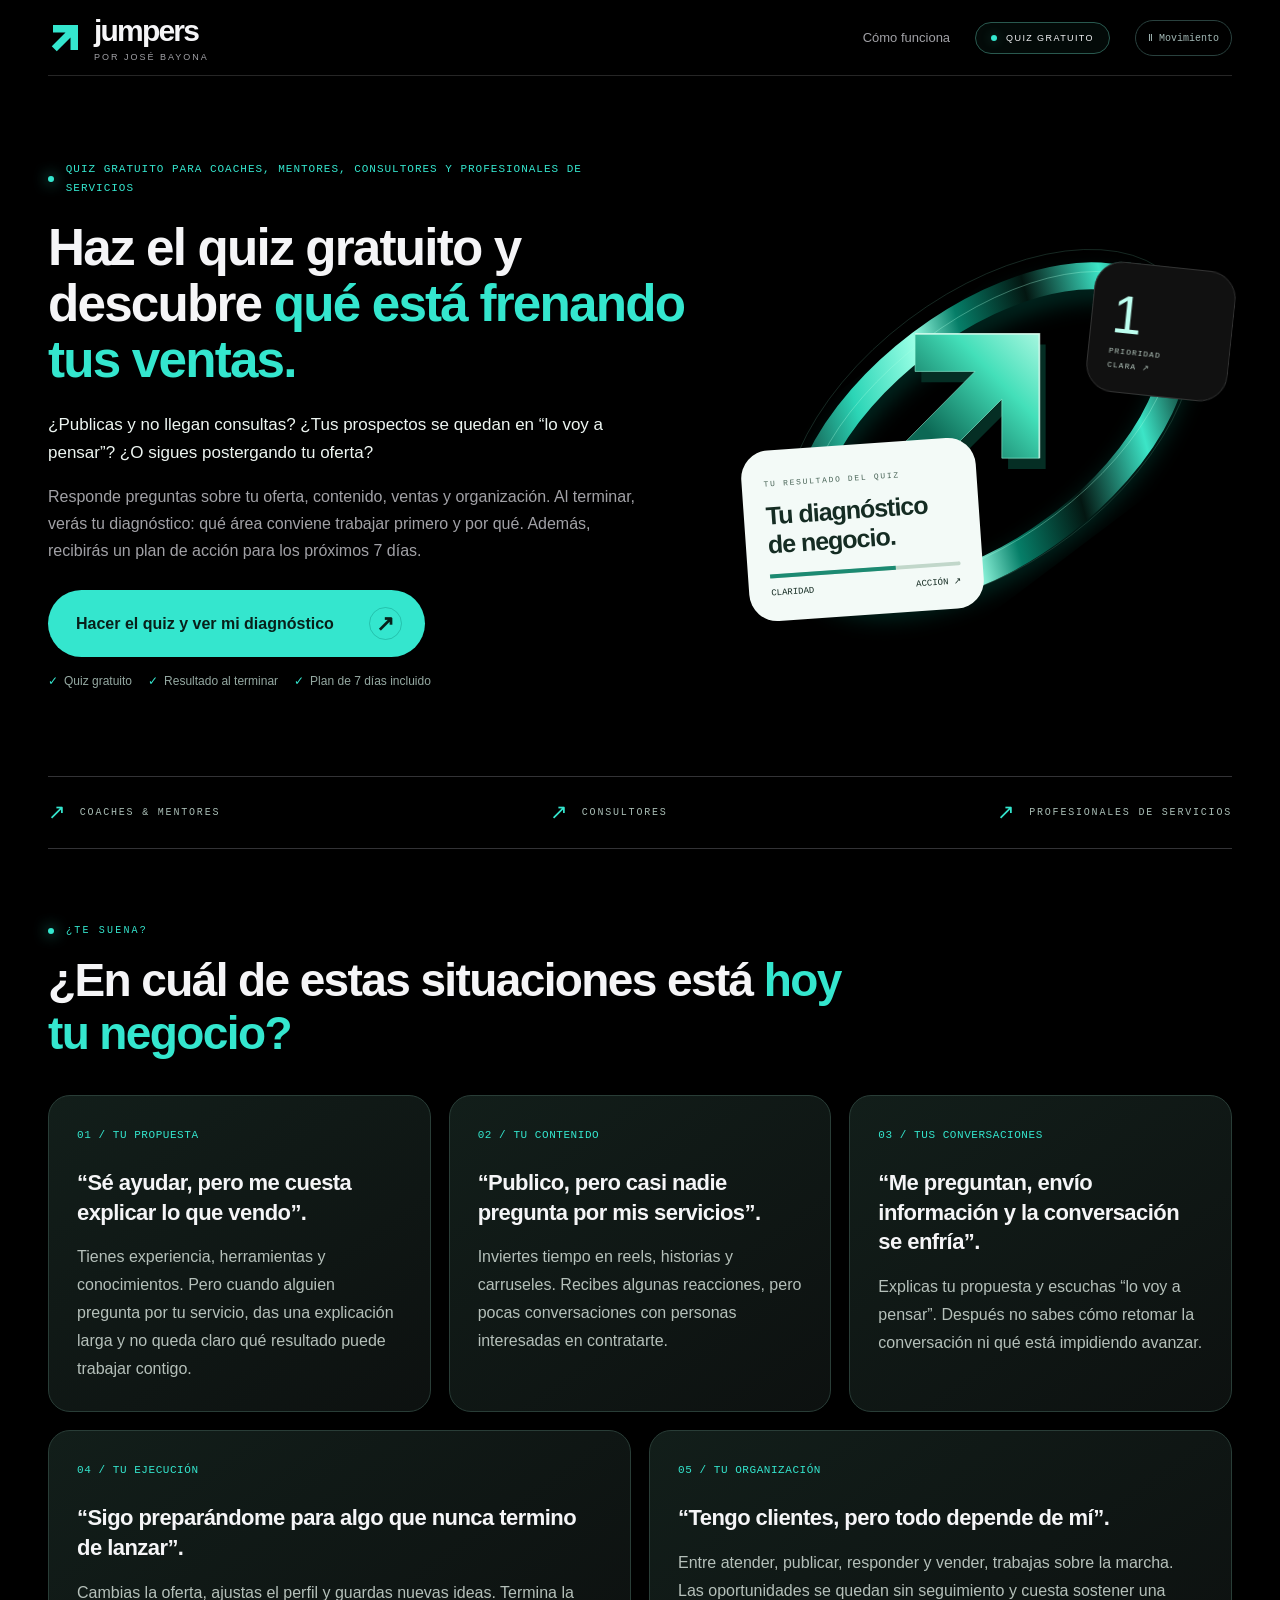
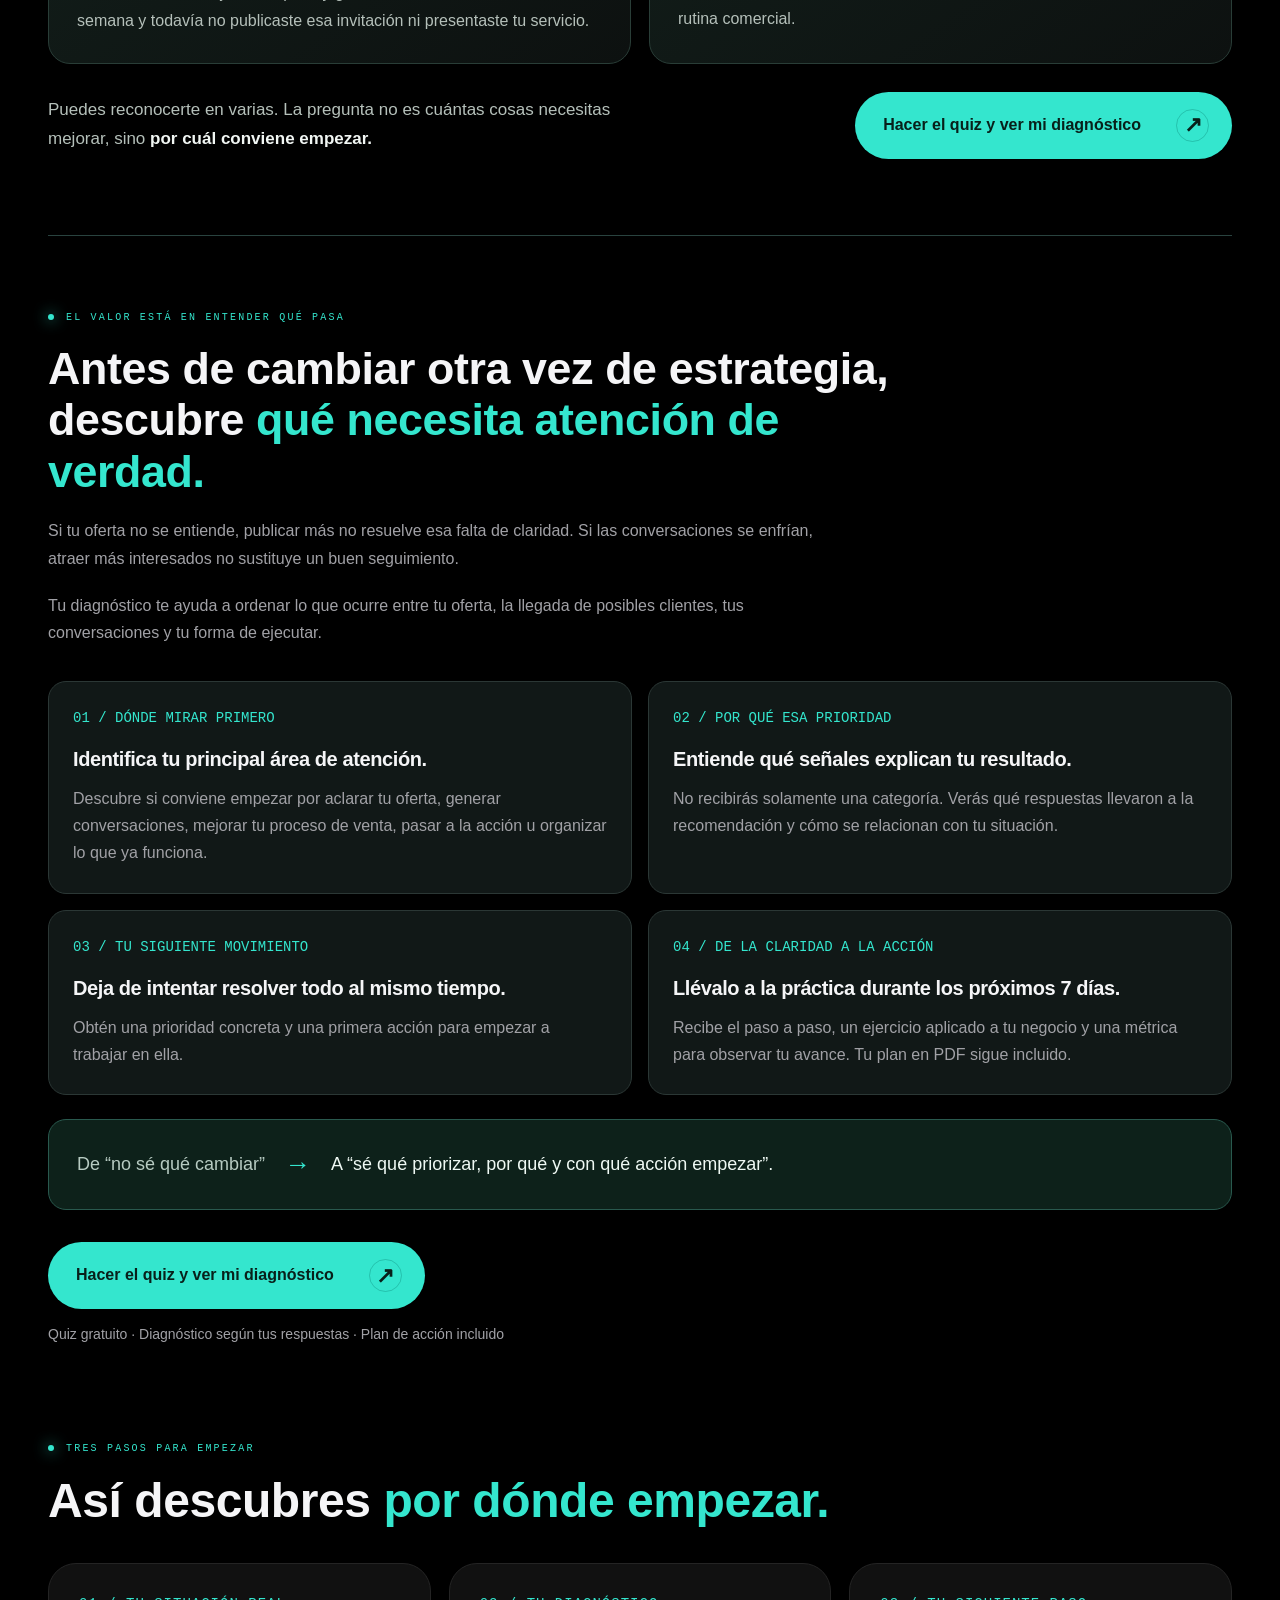
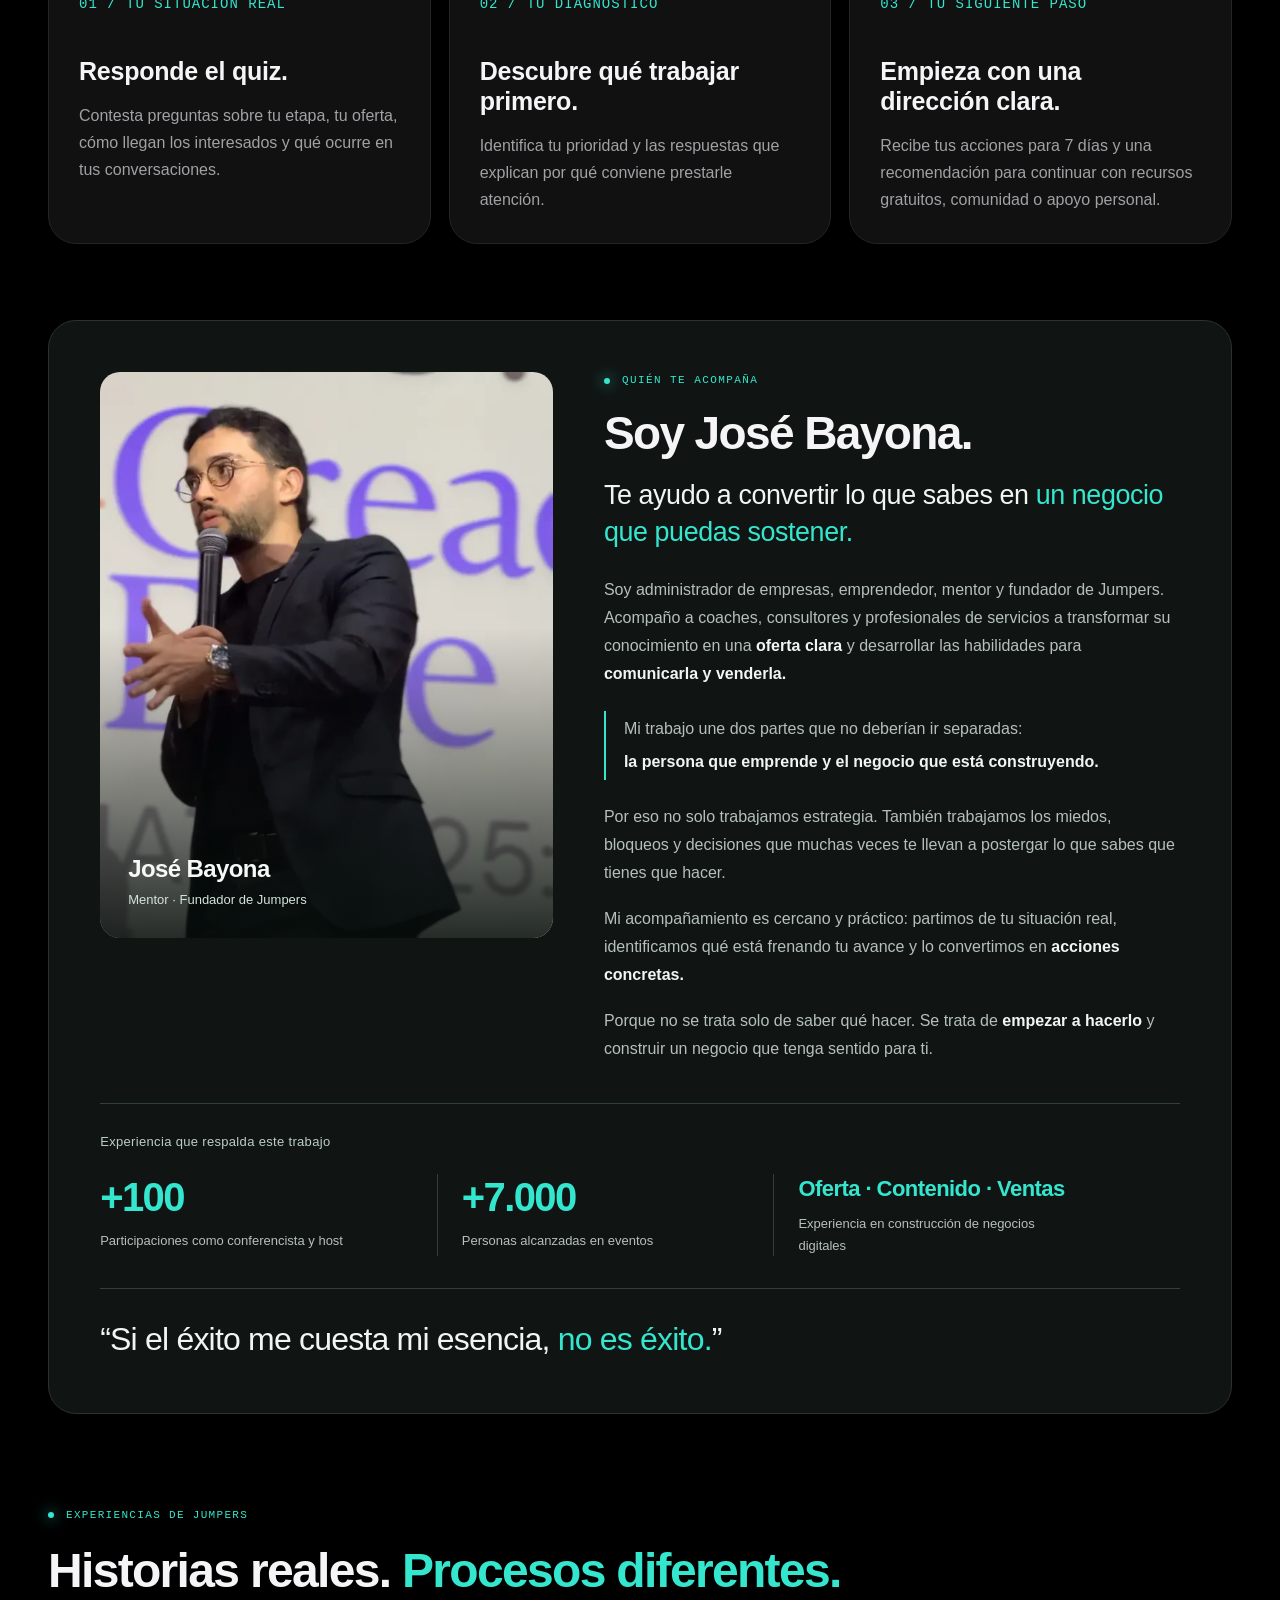
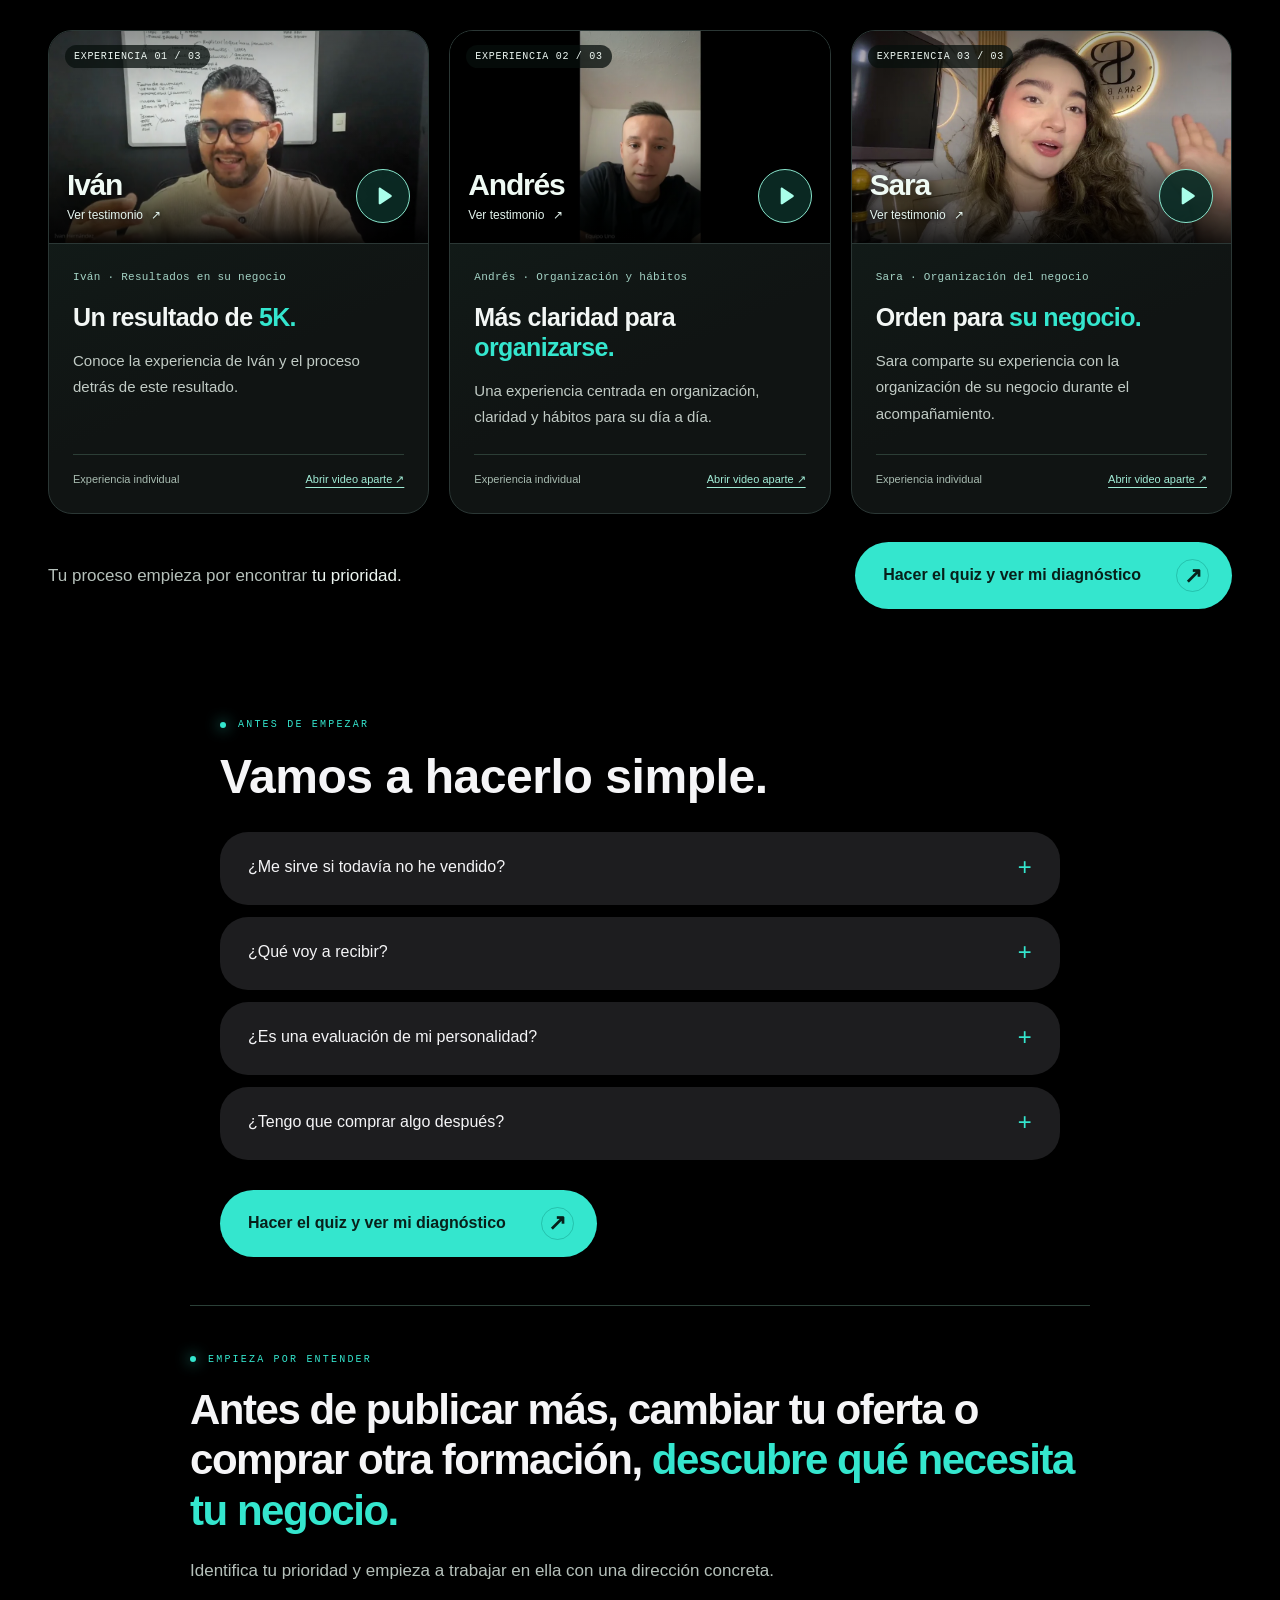
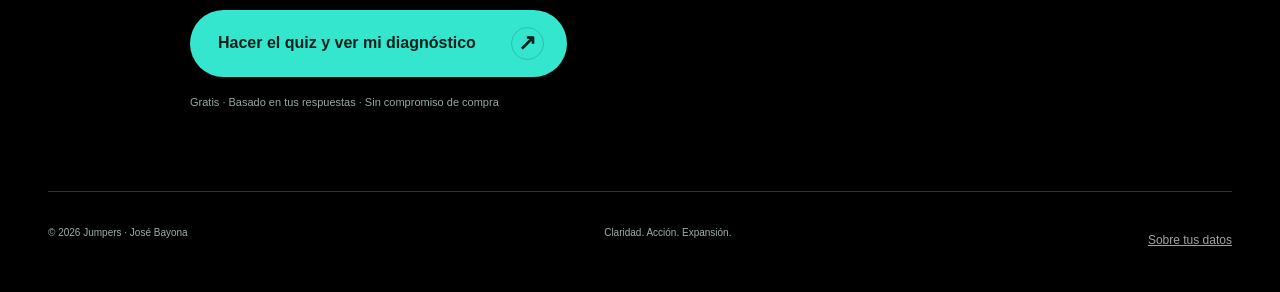
<file: index.html>
<!doctype html>
<html lang="es">
<head>
<meta charset="utf-8"><meta name="viewport" content="width=device-width, initial-scale=1">
<meta name="theme-color" content="#080c0c"><meta name="description" content="Haz el quiz gratuito de Jumpers y descubre qué está frenando tus ventas. Obtén un diagnóstico según tus respuestas y un plan de acción para los próximos 7 días.">
<title>Quiz gratuito: descubre qué necesita tu negocio · Jumpers</title>
<link rel="icon" type="image/svg+xml" href="data:image/svg+xml,%3Csvg%20xmlns%3D%22http%3A%2F%2Fwww.w3.org%2F2000%2Fsvg%22%20viewBox%3D%220%200%2032%2032%22%3E%3Crect%20width%3D%2232%22%20height%3D%2232%22%20rx%3D%228%22%20fill%3D%22%23080c0c%22%2F%3E%3Cpath%20d%3D%22M7%207h19v19h-6V17L9%2028l-4-4%2011-11H7z%22%20fill%3D%22%2335dfc5%22%2F%3E%3C%2Fsvg%3E">
<link rel="canonical" href="https://quiz.josebayonaf.com/">
<style>
:root{--bg:#080c0c;--panel:#101818;--mint:#51efd2;--text:#f2f6f4;--muted:#a5b5b1;--line:#293936;--radius:22px;color-scheme:dark}*{box-sizing:border-box}html{scroll-behavior:smooth}body{margin:0;background:var(--bg);color:var(--text);font-family:Arial,Helvetica,sans-serif;-webkit-font-smoothing:antialiased}button,input,select,textarea{font:inherit}button,a,input,select,textarea{-webkit-tap-highlight-color:transparent}button,a{touch-action:manipulation}button{cursor:pointer}a{color:inherit;text-decoration:none}button:focus-visible,a:focus-visible,input:focus-visible,select:focus-visible,textarea:focus-visible,summary:focus-visible{outline:3px solid var(--mint);outline-offset:5px}[hidden]{display:none!important}button:disabled{opacity:.5;cursor:wait}.wrap{width:min(1180px,calc(100% - 64px));margin:auto}.topbar{height:94px;display:flex;align-items:center;justify-content:space-between;border-bottom:1px solid var(--line)}.brand{display:flex;align-items:center;gap:11px;font-size:26px;letter-spacing:-1.6px;font-weight:800}.brand svg{width:29px;height:29px;color:var(--mint)}.brand small{font-size:10px;font-weight:400;letter-spacing:1px;color:var(--muted);display:block;margin-top:4px}.nav{display:flex;gap:32px;align-items:center;font-size:13px}.nav a{color:var(--muted)}.pill{border:1px solid #36534c;border-radius:99px;padding:10px 15px;font-size:11px;letter-spacing:.6px;display:inline-flex;gap:9px;align-items:center}.dot{width:6px;height:6px;border-radius:50%;background:var(--mint);box-shadow:0 0 12px #51efd255;display:inline-block}.eyebrow{font-size:10px;font-family:monospace;letter-spacing:2px;text-transform:uppercase;color:var(--mint);display:flex;align-items:center;gap:12px}.eyebrow:before{content:'';width:22px;height:1px;background:currentColor}.hero{min-height:670px;display:grid;grid-template-columns:1.12fr 1fr;align-items:center;gap:20px;position:relative;padding:64px 0 56px}.hero h1{font-size:clamp(48px,5.5vw,76px);line-height:1.035;font-weight:500;letter-spacing:-4px;margin:26px 0}.accent{color:var(--mint)}.hero p{font-size:17px;line-height:1.75;max-width:475px;color:var(--muted)}.hero .desc{margin-bottom:28px}.btn{border:0;border-radius:8px;padding:18px 24px;display:inline-flex;align-items:center;justify-content:center;gap:32px;font-weight:700;font-size:14px;min-height:52px;background:var(--mint);color:#08201a;transition:transform .2s,background .2s}.btn:hover{background:#85ffe6;transform:translateY(-2px)}.btn .arrow{font-size:22px;line-height:1}.btn.secondary{background:transparent;color:var(--text);border:1px solid #3b514a}.btn.secondary:hover{background:#17231f}.micro{font-size:11px!important;color:#95a9a2!important;line-height:1.7!important}.under-cta{margin:14px 0 0;display:flex;gap:18px;flex-wrap:wrap}.under-cta span:before{content:'✓';color:var(--mint);margin-right:6px}.art{position:relative;height:490px;isolation:isolate}.art:before{content:'';position:absolute;inset:35px -15px;background:radial-gradient(ellipse,#11bfa026,transparent 65%);z-index:-1}.orbit{position:absolute;inset:-12px -35px 0;width:calc(100% + 70px);height:100%}.orbital-type{position:absolute;top:30px;right:15px;font:10px monospace;letter-spacing:3px;color:#76968a}.cross{position:absolute;color:#578d7d;font:24px monospace;top:65px;left:5px}.coord{position:absolute;bottom:35px;left:28px;font:9px monospace;letter-spacing:2px;color:#67877c}.float-card{position:absolute;bottom:72px;left:0;background:#eff9f3;color:#152c23;width:247px;border-radius:12px;padding:19px 20px;box-shadow:0 18px 65px #0008;transform:rotate(-4deg)}.float-card .label{font:9px monospace;letter-spacing:1.7px;color:#496457}.float-card strong{display:block;font-size:24px;line-height:1.15;letter-spacing:-1px;margin:11px 0 15px}.float-card .line{height:4px;border-radius:2px;background:#c1d7ca;position:relative}.float-card .line:after{content:'';width:66%;height:4px;background:#1c8a72;position:absolute}.float-card .end{display:flex;justify-content:space-between;font:9px monospace;margin-top:10px}.mini-card{position:absolute;right:0;top:95px;border:1px solid #3b7464;background:#101e1bed;border-radius:13px;padding:18px 20px;transform:rotate(6deg);width:136px}.mini-card b{font-size:44px;font-weight:500;letter-spacing:-3px}.mini-card span{font:9px monospace;letter-spacing:1px;line-height:1.7;display:block;color:#b5c7be}.art-bottom{position:absolute;right:5px;bottom:25px;font:10px monospace;letter-spacing:1px;color:#b4cbc1}.strip{border-block:1px solid var(--line);display:flex;justify-content:space-between;gap:18px;padding:24px 0;font:11px monospace;letter-spacing:1px;color:#a8bcb4}.strip span{display:flex;gap:12px;align-items:center}.strip b{color:var(--mint);font-size:17px;font-weight:400}.section{padding:78px 0}.section-head{display:flex;justify-content:space-between;align-items:end;gap:24px;margin-bottom:32px}.section h2{font-size:38px;line-height:1.15;font-weight:500;letter-spacing:-1.6px;max-width:590px;margin:20px 0 0}.section-head p{max-width:315px;color:var(--muted);font-size:14px;line-height:1.7;margin:0}.cards{display:grid;grid-template-columns:repeat(3,1fr);gap:16px}.card{border:1px solid var(--line);background:linear-gradient(135deg,#13201b80,#0c1211);padding:29px;border-radius:14px}.card .num{font:11px monospace;color:var(--mint)}.card h3{font-size:22px;line-height:1.2;letter-spacing:-.7px;font-weight:500;margin:34px 0 14px}.card p{font-size:14px;line-height:1.8;color:var(--muted);margin:0}.manifesto{border:1px solid #365148;border-radius:20px;padding:42px;display:grid;grid-template-columns:1fr 1.8fr;gap:45px;background:radial-gradient(ellipse at top left,#164b3f66,transparent 70%)}.manifesto .signature{font-size:20px;letter-spacing:-.5px}.manifesto .signature span{display:block;font:10px monospace;letter-spacing:1px;color:var(--muted);margin-top:9px}.manifesto blockquote{font-size:26px;line-height:1.4;letter-spacing:-.6px;margin:0}.manifesto p{color:var(--muted);font-size:14px;line-height:1.8;margin:16px 0 0}.faq{max-width:770px;margin:0 auto}.faq h2{margin-bottom:28px}.faq details{border-bottom:1px solid var(--line);padding:22px 0}.faq summary{cursor:pointer;font-size:16px;line-height:1.5}.faq details p{color:var(--muted);font-size:14px;line-height:1.8;max-width:650px}.footer{padding:28px 0;border-top:1px solid var(--line);display:flex;justify-content:space-between;gap:20px;color:#9eafa7;font-size:11px;line-height:1.7}.text-btn{background:none;border:0;color:var(--muted);padding:6px 0;text-decoration:underline;font-size:12px}.flow-shell{max-width:820px;margin:50px auto 80px}.flow-top{display:flex;justify-content:space-between;align-items:center;margin-bottom:22px;font:10px monospace;letter-spacing:1px;color:var(--muted)}.steps{display:grid;grid-template-columns:repeat(4,1fr);gap:6px;margin-bottom:35px}.step{height:3px;background:#23322d;border-radius:5px}.step.active{background:var(--mint)}.question-panel{border:1px solid var(--line);border-radius:22px;padding:38px;background:linear-gradient(150deg,#14211c,#0a100e)}.question-panel h1{font-size:36px;font-weight:500;letter-spacing:-1.5px;margin:15px 0 12px}.intro{color:var(--muted);line-height:1.7;font-size:14px;margin:0 0 28px}.question{border:0;padding:0;margin:28px 0;min-width:0}.question legend{font-size:15px;font-weight:600;line-height:1.5;margin-bottom:12px}.choices{display:grid;grid-template-columns:1fr 1fr;gap:9px}.choice{position:relative;display:flex;align-items:center;gap:10px;border:1px solid #33433c;border-radius:9px;padding:15px;color:#c7d5ce;font-size:13px;line-height:1.4;cursor:pointer;transition:background .15s,border .15s}.choice:hover{border-color:#77a796;background:#1b2c24}.choice:has(input:checked){border-color:var(--mint);background:#143a30;color:#ecfff8}.choice input{accent-color:var(--mint);flex-shrink:0;width:16px;height:16px;margin:0}.flow-actions{display:flex;justify-content:space-between;align-items:center;gap:16px;border-top:1px solid var(--line);padding-top:24px;margin-top:24px}.back{background:none;border:0;color:#b9cdc3;padding:14px 0;font-size:13px}.error{color:#ffbdb0;font-size:13px;line-height:1.6}.result-shell{max-width:980px;margin:56px auto 80px}.result-top{display:grid;grid-template-columns:1.5fr 1fr;gap:34px;align-items:center;margin-bottom:38px}.result-top h1{font-size:52px;line-height:1.08;letter-spacing:-2.6px;font-weight:500;margin:20px 0}.result-top p{color:var(--muted);font-size:15px;line-height:1.8}.result-stamp{border:1px solid #467b66;border-radius:50%;width:215px;height:215px;display:grid;place-content:center;text-align:center;justify-self:center;background:radial-gradient(ellipse,#18584355,transparent 68%);box-shadow:0 0 0 14px #0e1c1644,0 0 0 15px #23403555}.result-stamp strong{font-size:61px;letter-spacing:-3px;font-weight:500;color:var(--mint)}.result-stamp span{font:10px monospace;letter-spacing:2px;line-height:1.8;color:var(--muted)}.evidence{border-left:2px solid var(--mint);padding:4px 0 4px 22px;margin-bottom:40px}.evidence h2{font-size:14px;margin:0 0 10px}.evidence ul{padding-left:16px;color:var(--muted);font-size:14px;line-height:1.8;margin:0}.result-shell h2{font-weight:500;letter-spacing:-.6px}.plan-grid{display:grid;grid-template-columns:repeat(3,1fr);gap:14px}.plan-grid h3{font-size:18px;margin-top:24px}.metric{display:flex;gap:24px;align-items:center;border:1px solid var(--line);border-radius:14px;padding:23px;margin:20px 0 30px}.metric .icon{font-size:30px;color:var(--mint)}.metric p{font-size:13px;line-height:1.7;color:var(--muted);margin:5px 0 0}.metric h3{font-size:14px;margin:0}.resource{background:#e6f3eb;color:#142c20;padding:30px;border-radius:16px;margin:28px 0}.resource h2{margin:9px 0 14px;font-size:25px}.resource p{line-height:1.75;font-size:14px}.resource .eyebrow{color:#21634d}.resource textarea{background:#ffffffb0!important;color:#152a20!important;border-color:#a4c2b1!important}.result-actions{display:flex;gap:12px;flex-wrap:wrap;margin:24px 0}.help-panel{background:linear-gradient(120deg,#12332a,#0e1713);border:1px solid #355849;border-radius:18px;padding:32px;margin:32px 0}.help-panel h2{font-size:29px;max-width:590px;margin:12px 0}.help-panel p{color:var(--muted);line-height:1.8;max-width:650px;font-size:14px}label.field{display:block;margin:20px 0;font-size:13px;line-height:1.6}input[type=text],input[type=email],input[type=tel],select,textarea{display:block;width:100%;background:#0c1712;border:1px solid #41584b;border-radius:8px;padding:13px 14px;color:var(--text);margin-top:8px;min-height:48px}textarea{min-height:115px;resize:vertical}.form-grid{display:grid;grid-template-columns:1fr 1fr;gap:0 20px}.checkbox{display:flex;align-items:flex-start;gap:10px;font-size:12px;line-height:1.6;color:var(--muted);margin:20px 0}.checkbox input{accent-color:var(--mint);margin-top:4px;min-width:18px}.summary-box{white-space:pre-wrap;line-height:1.7;font-family:inherit;font-size:13px;padding:20px;border:1px solid #3c594b;border-radius:10px;background:#0a130e;overflow-wrap:anywhere}.notice{color:var(--mint);font-size:13px;line-height:1.6;min-height:20px}.sr-only{position:absolute;width:1px;height:1px;padding:0;margin:-1px;overflow:hidden;clip:rect(0,0,0,0);white-space:nowrap;border:0}.trap{position:absolute;left:-10000px}.privacy{max-width:730px;margin:60px auto;line-height:1.8}.privacy h1{font-size:38px;letter-spacing:-1px}.privacy p,.privacy li{color:var(--muted);font-size:14px}@media(min-width:1500px){.hero{min-height:720px}}@media(max-width:900px){.wrap{width:calc(100% - 40px)}.hero h1{font-size:58px;letter-spacing:-3px}.art{height:440px}.float-card{width:205px;left:0}.mini-card{right:-5px;width:115px}.nav{gap:18px}.manifesto{grid-template-columns:1fr;gap:25px}.cards .card{padding:22px}.result-top h1{font-size:44px}}@media(max-width:680px){.wrap{width:calc(100% - 36px)}.topbar{height:78px}.brand{font-size:23px}.nav>a{display:none}.pill{font-size:9px;padding:8px 10px}.hero{grid-template-columns:1fr;gap:0;padding-top:43px;padding-bottom:24px;min-height:auto}.hero h1{font-size:54px;letter-spacing:-2.8px;margin:23px 0}.hero p{font-size:15px;line-height:1.75}.hero .btn{width:100%;justify-content:space-between}.art{height:330px;max-width:420px;width:100%;margin:12px auto 0}.orbit{inset:-25px 0 0;width:100%;height:100%}.float-card{width:194px;bottom:37px;left:8px;padding:15px}.float-card strong{font-size:21px;margin:8px 0 12px}.mini-card{right:3px;top:48px;padding:12px 15px;width:105px}.mini-card b{font-size:35px}.orbital-type{top:23px;right:7px}.coord{display:none}.art-bottom{bottom:1px;font-size:8px}.strip{font-size:9px;padding:20px 0;flex-wrap:wrap;gap:16px}.strip span:last-child{display:none}.section{padding:49px 0}.section h2{font-size:31px}.section-head{display:block}.section-head p{margin-top:18px}.cards,.plan-grid{grid-template-columns:1fr}.card h3{margin-top:21px}.manifesto{padding:28px}.manifesto blockquote{font-size:23px}.footer{flex-direction:column;gap:8px}.flow-shell{margin-top:30px}.question-panel{padding:24px 18px}.question-panel h1{font-size:29px}.choices{grid-template-columns:1fr}.question{margin:24px 0}.flow-actions .btn{padding:15px 18px;gap:15px}.flow-top{font-size:9px}.result-top{grid-template-columns:1fr}.result-top h1{font-size:40px}.result-stamp{display:none}.result-shell{margin-top:35px}.help-panel,.resource{padding:24px 20px}.form-grid{grid-template-columns:1fr;gap:0}.result-actions .btn{width:100%;gap:12px}.metric{padding:20px;gap:14px}.privacy h1{font-size:30px}}@media(prefers-reduced-motion:reduce){html{scroll-behavior:auto}*,*:before,*:after{transition:none!important;animation:none!important}}@media print{body{background:#fff;color:#000}.topbar,.footer,.help-panel,.result-actions,.result-stamp,.text-btn,#worksheet{display:none!important}.wrap{width:100%}.card,.metric,.resource,.evidence{background:#fff;color:#000;border-color:#aaa;break-inside:avoid}.result-top p,.card p,.evidence ul,.metric p{color:#333}.plan-grid{display:block}.card{margin-bottom:12px}.result-shell{margin:0}.accent,.eyebrow,.card .num{color:#174d3d}}
/* Jumpers — luminous editorial direction */
:root{--bg:#050909;--panel:#0b1717;--mint:#34e6ce;--text:#f3f9f7;--muted:#a2b8b5;--line:#24413e}
body{background:radial-gradient(ellipse at 80% 10%,#09333060,transparent 33%),#050909;overflow-x:clip}
body:before{content:'';position:fixed;inset:0;pointer-events:none;z-index:-1;background-image:linear-gradient(#82eddb04 1px,transparent 1px),linear-gradient(90deg,#82eddb04 1px,transparent 1px);background-size:90px 90px;mask-image:linear-gradient(#000,transparent 65%)}
.wrap{width:min(1280px,calc(100% - 96px))}.topbar{height:100px}.brand{font-size:30px;letter-spacing:-1.8px}.brand small{font-size:9px;letter-spacing:2px}.brand svg{width:35px;height:35px}.nav{gap:25px}.pill{font-size:9px;letter-spacing:1.4px;border-color:#29594f;background:#10382a30}.motion-toggle{min-height:36px;font:10px monospace;color:#a2b8b5;background:transparent;border:1px solid #29413e;border-radius:99px;padding:9px 12px;cursor:pointer}
.hero{padding:72px 0 82px;min-height:710px;grid-template-columns:1.16fr 1fr;isolation:isolate}.hero-copy{position:relative;z-index:2}.hero h1{font-size:clamp(60px,6.2vw,88px);letter-spacing:-5.6px;line-height:1.01;font-weight:600;margin:28px 0}.hero .accent{background:linear-gradient(110deg,#b7fff0 0%,#35e9cf 45%,#10a79f 100%);background-clip:text;-webkit-background-clip:text;color:transparent}.hero .desc{font-size:16px;line-height:1.85;max-width:470px;margin-bottom:30px}.eyebrow{font-size:10px;letter-spacing:2.2px}.eyebrow:before{width:6px;height:6px;box-shadow:0 0 14px #34e6ce;border-radius:50%}.hero-index{position:absolute;bottom:23px;left:0;font:9px monospace;letter-spacing:2px;color:#6b918b;display:flex;align-items:center;gap:18px}.hero-index:before{content:'';height:1px;width:65px;background:#31554e}
.btn{border-radius:99px;gap:35px;padding:17px 23px 17px 28px;box-shadow:0 3px 0 #002b24,0 0 30px #2de1c615;transition:transform .25s,box-shadow .25s,background .25s}.btn:hover{box-shadow:0 5px 0 #002b24,0 0 35px #2de1c640;transform:translateY(-3px)}.btn .arrow{width:33px;height:33px;display:grid;place-items:center;border:1px solid #087b6c55;border-radius:50%;font-size:22px}.btn.secondary{box-shadow:none}.btn:active{transform:translateY(0) scale(.985)}
.art{height:530px;perspective:900px;transform:translateX(20px)}.art:before{inset:0 -30px;background:radial-gradient(ellipse,#05d3b42a 0%,#00918013 35%,transparent 65%);animation:aura 8s ease-in-out infinite alternate}.orbit{inset:-5px -50px;width:calc(100% + 100px);height:100%;filter:drop-shadow(0 14px 30px #0009);animation:orbit-drift 12s ease-in-out infinite}.orbital-type{right:12px;top:20px;font-size:8px;letter-spacing:3px}.cross{left:14px;top:49px;color:#7dfbe0;font-size:30px}.coord{bottom:12px;left:25px;font-size:8px}.art-bottom{bottom:-8px;right:0;font-size:8px;color:#72948f}.float-card{bottom:52px;left:-8px;background:#f3faf7;width:258px;padding:22px;border-radius:16px;animation:card-float 7s ease-in-out infinite;box-shadow:0 25px 55px #000b}.float-card strong{font-size:27px;font-weight:600}.float-card .label{font-size:8px}.float-card .line:after{animation:line-grow 5s ease-in-out infinite alternate}.mini-card{top:84px;right:-8px;background:linear-gradient(135deg,#1c665755,#071311ee);backdrop-filter:blur(18px);border-color:#478c7d;padding:20px;width:142px;border-radius:17px;animation:mini-float 8s ease-in-out infinite}.mini-card b{font-size:54px;color:#bdfff0}.mini-card span{font-size:8px}.orbit-satellite{position:absolute;right:70px;bottom:64px;color:#6aeed4;font-size:44px;line-height:1;transform:rotate(-20deg);filter:drop-shadow(0 0 9px #37ebc977)}
.strip{padding:23px 0;font-size:10px;letter-spacing:1.8px}.strip b{font-size:21px}.section{padding:95px 0}.section h2{font-size:44px;letter-spacing:-2px;line-height:1.12}.section-head{margin-bottom:35px}.section-head p{font-size:13px}.cards{gap:18px}.card{position:relative;overflow:hidden;min-height:240px;padding:30px;border-radius:20px;background:linear-gradient(145deg,#102422,#080f0f 70%);transition:transform .35s,border-color .35s,box-shadow .35s}.card:after{content:'↗';position:absolute;right:25px;top:22px;font-size:36px;color:#3da18b40;transition:color .3s,transform .3s}.card:hover{transform:translateY(-7px);border-color:#51b9a3;box-shadow:0 16px 45px #0007}.card:hover:after{color:#62ebcf;transform:translate(3px,-3px)}.card h3{font-size:25px;margin:44px 0 16px;max-width:250px}.card p{font-size:13px}.card .num{font-size:9px;letter-spacing:1px}
.manifesto{position:relative;overflow:hidden;padding:58px;border-radius:24px;background:radial-gradient(ellipse at 15% 5%,#12695b70,transparent 70%),#071311;border-color:#295e53;grid-template-columns:1fr 2fr;align-items:center}.manifesto:after{content:'↗';position:absolute;left:4%;top:-55px;font-size:370px;color:#2dd0ab07;pointer-events:none}.manifesto blockquote{font-size:34px;letter-spacing:-1px;line-height:1.22}.manifesto .signature{font-size:22px}.manifesto p{font-size:13px;max-width:620px}.faq{max-width:840px}.faq summary{list-style:none;display:flex;justify-content:space-between;gap:24px}.faq summary:after{content:'+';color:var(--mint);font:24px monospace}.faq details[open] summary:after{content:'−'}.faq summary::-webkit-details-marker{display:none}.faq details{padding:24px 0}.footer{font-size:10px;padding:32px 0}
.flow-shell{max-width:870px;margin-top:50px}.question-panel,#contact-form{position:relative;background:radial-gradient(ellipse at top right,#12645425,transparent 60%),#091211;border:1px solid #2d4d46;border-radius:25px;padding:40px}.question-panel h1{font-size:42px;letter-spacing:-2px}.steps{gap:9px;margin-bottom:28px}.step{height:4px;transition:background .5s,box-shadow .5s}.step.active{box-shadow:0 0 12px #34e6ce44}.choice{background:#0d1917;border-color:#30433f;padding:17px 16px;border-radius:13px;transition:transform .2s,border-color .2s,background .2s}.choice:hover{transform:translateX(3px);background:#132b25}.choice:has(input:checked){background:linear-gradient(110deg,#165c4b80,#0f332b);box-shadow:inset 0 0 0 1px #34e6ce33,0 0 20px #34e6ce08}.choice input{width:17px;height:17px}.question legend{font-size:15px}.intro{max-width:650px}.question{margin:32px 0}.flow-actions{padding-top:25px}.flow-actions .btn{border-radius:12px}
.result-top{border-bottom:1px solid #264b41;padding-bottom:35px}.result-top h1{font-size:59px;letter-spacing:-3px}.result-stamp{position:relative;border-color:#46c7ac;background:radial-gradient(ellipse,#157d6244,transparent 65%);animation:aura 8s ease-in-out infinite alternate}.result-stamp:after{content:'';position:absolute;inset:-22px;border:1px dashed #4ea38a55;border-radius:50%;animation:spin 45s linear infinite}.resource{background:linear-gradient(135deg,#edfff8,#bfeee0);padding:34px}.help-panel{background:radial-gradient(ellipse at top left,#18735a33,transparent 60%),#0b1814;border-radius:22px}.result-shell .card{min-height:240px}.result-shell .card:after{display:none}#route-result{margin-top:25px}#route-result .btn{margin:8px 10px 8px 0}.question-panel.entering,#result.entering,#contact-form{animation:step-in .45s cubic-bezier(.2,.7,.2,1) both}.hero-copy{animation:step-in .85s both}.reveal-ready{opacity:0;transform:translateY(23px);transition:opacity .7s,transform .7s}.reveal-ready.visible{opacity:1;transform:none}
@keyframes orbit-drift{0%,100%{transform:translateY(0) rotate(-4deg)}50%{transform:translateY(-17px) rotate(6deg)}}@keyframes card-float{0%,100%{transform:translateY(0) rotate(-5deg)}50%{transform:translateY(-12px) rotate(-2deg)}}@keyframes mini-float{0%,100%{transform:translateY(0) rotate(7deg)}50%{transform:translateY(13px) rotate(3deg)}}@keyframes aura{from{opacity:.65}to{opacity:1}}@keyframes line-grow{from{width:42%}to{width:85%}}@keyframes spin{to{transform:rotate(360deg)}}@keyframes step-in{from{opacity:0;transform:translateY(15px)}to{opacity:1;transform:none}}
body.motion-paused *,body.motion-paused *:before,body.motion-paused *:after{animation-play-state:paused!important;transition:none!important}body.motion-paused .reveal-ready{opacity:1;transform:none}
@media(max-width:1000px){.wrap{width:calc(100% - 56px)}.hero h1{font-size:64px;letter-spacing:-4px}.art{transform:none;height:440px}.mini-card{right:0;width:115px}.mini-card b{font-size:43px}.float-card{width:205px;left:0}.float-card strong{font-size:24px}.section h2{font-size:37px}.manifesto{padding:38px;grid-template-columns:1fr 2fr;gap:25px}.manifesto blockquote{font-size:29px}.nav{gap:13px}}
@media(max-width:680px){.wrap{width:calc(100% - 36px)}.topbar{height:82px}.brand{font-size:25px}.brand svg{width:29px}.brand small{font-size:7px}.nav{gap:7px}.pill{font-size:0;padding:10px;gap:0}.pill .dot{width:7px;height:7px}.motion-toggle{font-size:9px;padding:8px 9px}.hero{display:flex;flex-direction:column;align-items:stretch;padding:43px 0 42px;gap:0;min-height:auto}.hero h1{font-size:clamp(45px,12.1vw,72px);line-height:1.02;letter-spacing:-3px;margin:23px 0}.hero .eyebrow{font-size:8px;letter-spacing:1.5px}.hero .desc{font-size:14px;line-height:1.8;margin-bottom:25px}.hero .btn{font-size:13px;padding:13px 18px 13px 23px}.under-cta{font-size:10px!important;gap:14px}.art{height:330px;margin:8px auto 0;max-width:380px}.orbit{inset:-10px 0 0;width:100%;height:100%}.mini-card{right:5px;top:53px;width:103px;padding:14px}.mini-card b{font-size:36px}.float-card{width:193px;bottom:38px;left:6px;padding:17px}.float-card strong{font-size:22px}.orbital-type{top:24px;right:6px;font-size:7px}.orbit-satellite{font-size:31px;right:60px;bottom:40px}.hero-index{bottom:4px;font-size:7px;letter-spacing:1.1px}.art-bottom{bottom:0;font-size:7px}.strip{font-size:8px;gap:10px;padding:18px 0;letter-spacing:1px}.strip span{gap:8px}.section{padding:56px 0}.section h2{font-size:33px;letter-spacing:-1.5px}.card{min-height:210px;padding:26px}.card h3{margin-top:36px}.manifesto{display:block;padding:28px}.manifesto .signature{margin-bottom:28px}.manifesto blockquote{font-size:27px}.question-panel,#contact-form{padding:26px 19px;border-radius:18px}.question-panel h1{font-size:31px;letter-spacing:-1.4px}.question{margin:27px 0}.choice{padding:15px;font-size:13px}.result-top h1{font-size:41px;letter-spacing:-2px}.result-shell .card{min-height:auto}.help-panel,.resource{padding:26px 21px}.footer{padding:24px 0}.result-top{padding-bottom:20px}.form-grid{gap:0}.hero .btn{width:100%}}
@media(prefers-reduced-motion:reduce){*,*:before,*:after{animation:none!important;transition:none!important}.reveal-ready{opacity:1;transform:none}}


/* DESIGN.md adaptation: cinematic black surfaces with Jumpers turquoise accents. */
:root{--bg:#000;--panel:#111;--text:#f5f5f7;--muted:#a1a1a6;--line:#333336}
body{background:#000;font-family:-apple-system,BlinkMacSystemFont,"SF Pro Text","Segoe UI",sans-serif}body:before{display:none}.topbar{height:76px;border-color:#262626}.hero{min-height:760px;padding-block:90px}.hero h1{font-size:clamp(54px,5.5vw,76px);line-height:1.06;letter-spacing:-.009em;font-weight:600}.hero .accent{background:none;color:var(--mint)}.hero .desc{font-size:17px;line-height:1.65}.art:before{display:none}.orbit{filter:none}.float-card,.mini-card{box-shadow:none;border-radius:28px}.mini-card{background:#111;border-color:#333}.btn,.btn:hover{box-shadow:none;border-radius:980px}.btn{font-weight:600}.section{padding-block:110px}.section h2{font-size:48px;letter-spacing:-.009em;font-weight:600}.card,.question-panel,#contact-form,.help-panel{background:#111;border:1px solid #242424;border-radius:28px;box-shadow:none}.card:hover{box-shadow:none;border-color:#555}.card:after{display:none}.card h3{letter-spacing:-.009em;font-weight:600}.manifesto{background:#111;border:0;border-radius:28px;padding:64px}.manifesto:after{display:none}.manifesto blockquote{font-size:40px;font-weight:600;letter-spacing:-.009em}.choice{border-radius:25px;background:#1d1d1f;border-color:#444}.choice:hover{background:#29292b}.choice:has(input:checked){background:#113c35;border-color:var(--mint);box-shadow:none}.question-panel h1,.result-top h1{letter-spacing:-.009em;font-weight:600}.resource{background:#f5f5f7;color:#1d1d1f;border-radius:28px}.result-stamp{box-shadow:none;background:#111}.steps{grid-template-columns:repeat(5,1fr)}.faq details{background:#1d1d1f;border:0;border-radius:28px;padding:23px 28px;margin-bottom:12px}.field input[type=number]{display:block;width:100%;min-height:52px;background:#1d1d1f;border:1px solid #6e6e73;border-radius:26px;padding:14px 22px;color:var(--text);margin-top:10px;font:inherit}.finance-note{font-size:13px;color:var(--muted);line-height:1.6}.field input[type=number]:focus-visible{outline:3px solid var(--mint);outline-offset:3px}
@media(max-width:680px){.topbar{height:76px}.hero{min-height:0;padding-block:48px}.hero h1{font-size:clamp(40px,10.5vw,64px);letter-spacing:-.02em}.hero .desc{font-size:15px}.section{padding-block:65px}.section h2{font-size:34px}.manifesto{padding:32px}.manifesto blockquote{font-size:29px}.question-panel,#contact-form{padding:27px 20px}.question-panel h1{font-size:30px}.faq details{padding:21px}.field input[type=number],input,select,textarea{font-size:16px}}

#contact-form{max-width:620px;margin:0 auto;padding:42px}#contact-form h1{font-size:38px;line-height:1.12;letter-spacing:-.02em}#contact-form .field{margin:22px 0 10px}#contact-form input,#contact-form select{border-radius:16px;background:#1d1d1f;font-size:16px;min-height:56px}.phone-control{display:flex;align-items:center;border:1px solid #41584b;border-radius:16px;background:#1d1d1f;margin-top:8px;overflow:hidden}#dial-prefix{flex:none;padding:0 18px;border-right:1px solid #444;color:var(--mint);font-weight:600;font-size:17px}#contact-form .phone-control input{border:0;border-radius:0;background:transparent;margin:0;min-width:0}.phone-control:focus-within{outline:2px solid var(--mint);outline-offset:3px}#contact-form .phone-control input:focus-visible{outline:none}.phone-preview{font-size:13px;line-height:1.6;color:var(--mint);overflow-wrap:anywhere}.consent-box{padding:18px;background:#191919;border-radius:16px;font-size:12px;line-height:1.7}.consent-box input{min-height:20px!important;width:20px;flex-shrink:0}.intake-submit{width:100%;margin-top:24px;justify-content:space-between}.intake-banner{padding:16px;border-radius:14px;background:#2b2618;color:#ffe6a5;font-size:13px;line-height:1.6}#contact-country option{background:#1d1d1f;color:#f5f5f7}@media(max-width:680px){#contact-form{padding:28px 20px}#contact-form h1{font-size:31px}#dial-prefix{padding:0 13px}}
/* Compact native dropdowns: wrapped labels, touch pickers and keyboard support. */
.select-control{position:relative;display:flex;align-items:center;gap:16px;width:100%;min-width:0;min-height:58px;margin-top:8px;padding:16px 18px;border:1px solid #48484b;border-radius:16px;background:linear-gradient(125deg,#222225,#19191b);transition:border-color .2s,background .2s,box-shadow .2s}
.select-value{flex:1;min-width:0;color:#aeb4b2;font-size:16px;line-height:1.5;white-space:normal;overflow-wrap:anywhere;pointer-events:none}
.select-chevron{flex:none;width:28px;height:28px;padding:6px;border-radius:50%;background:#51efd212;color:var(--mint);pointer-events:none;transition:transform .2s,background .2s}
.select-control:has(select:valid){border-color:#3a6259;background:linear-gradient(125deg,#192b27,#191e1d)}
.select-control:has(select:valid) .select-value{color:var(--text)}
.select-control:focus-within{border-color:var(--mint);box-shadow:0 0 0 3px #51efd224;outline:2px solid var(--mint);outline-offset:3px}
.select-control:focus-within .select-chevron{background:#51efd228;transform:translateY(2px)}
.select-control select.modern-select,#contact-form .select-control select.modern-select{position:absolute;inset:0;z-index:1;width:100%;height:100%;min-height:100%;margin:0;padding:14px 18px;border:0;border-radius:16px;opacity:0;cursor:pointer;font-size:16px;color:var(--text);background:#1d1d1f}
.modern-select option{color:#f5f5f7;background:#1d1d1f}
.question:has(.select-control){margin-block:24px}.question:has(.select-control) legend{margin-bottom:4px}
@media(hover:hover){.select-control:hover{border-color:#72baa9;box-shadow:0 6px 22px #0003}}
@media(max-width:680px){.select-control{min-height:56px;padding:14px;gap:12px}.select-value{font-size:16px}.question:has(.select-control){margin-block:22px}}
@media(prefers-reduced-motion:reduce){.select-control,.select-chevron{transition:none}}
@media(forced-colors:active){.select-control{padding:0;background:Canvas;border-color:ButtonText}.select-value,.select-chevron{visibility:hidden}.select-control select.modern-select,#contact-form .select-control select.modern-select{opacity:1;appearance:auto;color:CanvasText;background:Canvas}}
/* Results: recommended action first, personalized plan, then a final reminder. */
.route-primary{margin:0 0 44px;padding:38px;background:radial-gradient(ellipse at top right,#16756038,transparent 65%),#111;border-color:#39796b}
.route-greeting{margin:0 0 16px!important;color:var(--text)!important;font-size:16px!important;overflow-wrap:anywhere}
.route-primary h1{font-size:clamp(32px,4.3vw,48px);line-height:1.12;letter-spacing:-.025em;font-weight:600;max-width:720px;margin:16px 0 22px;overflow-wrap:anywhere}
.route-primary .result-actions{margin:24px 0 18px}.route-primary .route-context{margin-bottom:0}
.route-primary .btn,.route-reminder .btn{white-space:normal;text-align:center;justify-content:center;line-height:1.45}
.route-primary .btn+.btn,.route-reminder .btn+.btn{background:transparent;color:var(--mint);border:1px solid #39796b}
.result-top h2{font-size:clamp(28px,4vw,40px);line-height:1.15;margin:18px 0;letter-spacing:-.02em;font-weight:600}
.route-reminder{margin:40px 0 0;border-color:#39796b}.route-reminder .result-actions{margin-bottom:0}
.result-utility{margin:28px 0 0}.result-utility .micro{margin-bottom:12px}
@media(max-width:680px){.route-primary{padding:26px 21px;margin-bottom:32px}.route-primary .result-actions,.route-reminder .result-actions{flex-direction:column;align-items:stretch}.route-primary .btn,.route-reminder .btn{width:100%;min-width:0;min-height:52px}.route-primary h1{font-size:32px}.route-reminder h2{font-size:26px}}
/* Landing: make the seven-day document and the path to it explicit. */
#landing .hero{gap:32px;min-height:650px;padding-block:64px}
#landing .hero h1{font-size:clamp(2.5rem,4.6vw,4rem);line-height:1.08;letter-spacing:-.045em;max-width:720px}
#landing .hero .desc{font-size:1rem;line-height:1.75;max-width:560px}
#landing .hero .eyebrow{font-size:.875rem;line-height:1.6;letter-spacing:.08em}
#landing .under-cta{font-size:.875rem!important;gap:8px 18px}
#landing .hero-index,#landing .orbital-type,#landing .cross,#landing .coord,#landing .art-bottom,#landing .orbit-satellite{display:none}
#landing .section-head p,#landing .card p{font-size:1rem;line-height:1.7}
#landing .card .num{font-size:.875rem}
#como-funciona{padding-block:64px}
#como-funciona .section-head{display:block}
#como-funciona h2{max-width:800px}
.deliverables{border-top:1px solid #29433f;scroll-margin-top:24px}
.deliverables .section-head{display:block;max-width:880px}
.deliverables .section-head h2{max-width:780px;font-size:clamp(2rem,3.4vw,3rem);line-height:1.15}
.deliverables .section-head>p{max-width:710px;margin-top:20px}
.deliverables-layout{display:grid;grid-template-columns:minmax(0,1fr);gap:32px;align-items:start}
.deliverables-grid{display:grid;grid-template-columns:repeat(2,minmax(0,1fr));gap:16px}
.deliverable{padding:26px 24px;border:1px solid #2b3735;border-radius:18px;background:#111817;min-width:0}
.deliverable .num{font:500 .875rem monospace;color:var(--mint)}
.deliverable h3{font-size:1.25rem;line-height:1.35;letter-spacing:-.02em;margin:20px 0 12px;font-weight:600}
.deliverable p{color:var(--muted);font-size:1rem;line-height:1.7;margin:0}
.plan-preview{margin:0;min-width:0;border:1px solid #3e6258;border-radius:18px;overflow:hidden;background:#f4f7f5;color:#203a31;box-shadow:0 18px 50px #0003}
.plan-preview figcaption{background:#102b24;color:#bbdcd0;font-size:.875rem;line-height:1.6;padding:17px 26px;border-bottom:1px solid #3e6258}
.plan-preview-body{padding:28px}
.plan-preview-heading{display:flex;justify-content:space-between;align-items:start;gap:16px;padding-bottom:22px;border-bottom:1px solid #cbdad3}
.plan-preview-heading h3{font-size:1.75rem;line-height:1.15;letter-spacing:-.035em;margin:0;color:#102c21;max-width:220px}
.plan-preview-heading span{font-size:.875rem;line-height:1.4;font-weight:700;background:#cff3e8;color:#126750;border-radius:8px;padding:10px;white-space:nowrap}
.plan-preview-focus{font-size:1rem;line-height:1.65;margin:22px 0;color:#234737}
.plan-preview-days{list-style:none;margin:0;padding:0}
.plan-preview-days li{padding:18px 0;border-top:1px solid #cbdad3}
.plan-preview-days strong{display:block;font-size:.875rem;color:#126750;margin-bottom:8px}
.plan-preview-days p{font-size:1rem;line-height:1.6;margin:0;color:#203a31}
.plan-preview-metric{padding:18px;background:#e1eee7;border-radius:10px;margin-top:8px}
.plan-preview-metric h4{font-size:1rem;line-height:1.4;margin:0 0 8px;color:#126750}
.plan-preview-metric p{font-size:.875rem;line-height:1.65;margin:0;color:#203a31}
.plan-preview-note{font-size:.875rem;line-height:1.6;color:#486858;margin:20px 0 0}
.deliverables-cta{margin-top:32px}
.deliverables-cta p{font-size:.875rem;line-height:1.7;color:var(--muted);margin:14px 0 0}
#landing .btn{font-size:1rem;white-space:normal;text-align:left;line-height:1.4}
@media(max-width:1050px){.deliverables-layout{grid-template-columns:1fr;gap:24px}.plan-preview{max-width:620px;width:100%;justify-self:center}#landing .hero{gap:12px}#landing .hero h1{font-size:clamp(2.5rem,5vw,3.5rem)}}
@media(max-width:680px){#landing .hero{padding-block:38px 20px;gap:0}#landing .hero h1{font-size:2.5rem;letter-spacing:-.04em}#landing .hero .eyebrow{font-size:.875rem;letter-spacing:.05em}#landing .art{height:300px}#como-funciona{padding-block:44px}.deliverables-grid{grid-template-columns:1fr}.deliverable{padding:24px}.deliverable h3{margin-top:14px}.plan-preview-body{padding:24px}.plan-preview figcaption{padding:16px 24px}.plan-preview-heading h3{font-size:1.5rem}.deliverables-cta .btn{width:100%;justify-content:space-between;gap:12px}.deliverables .section-head h2{font-size:2rem}}
</style>
<link rel="stylesheet" href="assets/jose-bio.css">
<link rel="stylesheet" href="assets/reviews.css">
<link rel="stylesheet" href="assets/diagnostico.css">
</head>
<body>
<div class="wrap">
<header class="topbar"><a class="brand" href="#" id="brand" aria-label="Jumpers, inicio"><svg viewBox="0 0 28 28" fill="none" aria-hidden="true"><path d="M4 4h20v20h-6V14L7 25l-4-4L14 10H4z" fill="currentColor"/></svg><span>jumpers<small>POR JOSÉ BAYONA</small></span></a><nav class="nav" aria-label="Navegación"><a href="#como-funciona" id="how-nav">Cómo funciona</a><span class="pill"><span class="dot"></span>QUIZ GRATUITO</span><button class="motion-toggle" id="motion-toggle" type="button" aria-pressed="false" aria-label="Pausar animaciones">Ⅱ Movimiento</button></nav></header>
<main id="main">
<div id="landing">
<section class="hero"><div class="hero-copy"><div class="eyebrow">Quiz gratuito para coaches, mentores, consultores y profesionales de servicios</div><h1>Haz el quiz gratuito y descubre <span class="accent">qué está frenando tus ventas.</span></h1><p class="hero-symptoms">¿Publicas y no llegan consultas? ¿Tus prospectos se quedan en “lo voy a pensar”? ¿O sigues postergando tu oferta?</p><p class="desc">Responde preguntas sobre tu oferta, contenido, ventas y organización. Al terminar, verás tu diagnóstico: qué área conviene trabajar primero y por qué. Además, recibirás un plan de acción para los próximos 7 días.</p><button class="btn" id="start">Hacer el quiz y ver mi diagnóstico <span class="arrow" aria-hidden="true">↗</span></button><p class="micro under-cta"><span>Quiz gratuito</span><span>Resultado al terminar</span><span>Plan de 7 días incluido</span></p></div>
<div class="art" aria-hidden="true"><span class="orbital-type">DE LA IDEA A LA ACCIÓN</span><span class="cross">+</span>
<svg class="orbit" viewBox="0 0 580 520" fill="none"><defs><linearGradient id="ring" x1="65" y1="190" x2="510" y2="370" gradientUnits="userSpaceOnUse"><stop stop-color="#071a16"/><stop offset=".22" stop-color="#2bd5b6"/><stop offset=".39" stop-color="#99ffe5"/><stop offset=".5" stop-color="#067e68"/><stop offset=".67" stop-color="#031611"/><stop offset=".85" stop-color="#3ce5c7"/><stop offset="1" stop-color="#071b15"/></linearGradient><linearGradient id="arrow-grad" x1="240" y1="290" x2="380" y2="155" gradientUnits="userSpaceOnUse"><stop stop-color="#0c6854"/><stop offset=".5" stop-color="#43dfb9"/><stop offset="1" stop-color="#ceffee"/></linearGradient><filter id="blur"><feGaussianBlur stdDeviation="13"/></filter></defs><ellipse cx="291" cy="288" rx="244" ry="125" transform="rotate(-37 291 288)" stroke="#19d2ac" stroke-opacity=".23" stroke-width="24" filter="url(#blur)"/><ellipse cx="291" cy="275" rx="242" ry="128" transform="rotate(-37 291 275)" stroke="url(#ring)" stroke-width="30"/><ellipse cx="291" cy="267" rx="241" ry="122" transform="rotate(-37 291 267)" stroke="#a8ffe0" stroke-opacity=".35" stroke-width="1"/><ellipse cx="291" cy="267" rx="264" ry="151" transform="rotate(-37 291 267)" stroke="#386657" stroke-opacity=".5" stroke-width=".8"/><path d="M208 162h139v139h-42v-66l-89 89-30-30 89-90h-67z" fill="#052e24" transform="translate(7 12)"/><path d="M208 162h139v139h-42v-66l-89 89-30-30 89-90h-67z" fill="url(#arrow-grad)" stroke="#9fffe2" stroke-opacity=".6"/><path d="M208 162h139v139" stroke="#e8fff6" stroke-opacity=".7" stroke-width="2"/></svg>
<div class="mini-card"><b>1</b><span>PRIORIDAD<br>CLARA ↗</span></div><div class="float-card"><span class="label">TU RESULTADO DEL QUIZ</span><strong>Tu diagnóstico<br>de negocio.</strong><div class="line"></div><div class="end"><span>CLARIDAD</span><span>ACCIÓN ↗</span></div></div><span class="orbit-satellite">✳</span><span class="coord">OFERTA / CONTENIDO / VENTAS</span><span class="art-bottom">CRECER SIN PERDERTE EN EL CAMINO.</span></div><span class="hero-index">DIAGNÓSTICO 01 / UN NUEVO PUNTO DE PARTIDA</span></section>
<div class="strip"><span><b>↗</b> COACHES & MENTORES</span><span><b>↗</b> CONSULTORES</span><span><b>↗</b> PROFESIONALES DE SERVICIOS</span></div>
<section class="problem-section" id="tu-situacion" aria-labelledby="problem-title">
 <div class="section-head"><div class="eyebrow">¿Te suena?</div><h2 id="problem-title">¿En cuál de estas situaciones está <span class="accent">hoy tu negocio?</span></h2></div>
 <div class="problem-grid">
  <article class="problem-card"><span class="num">01 / TU PROPUESTA</span><h3>“Sé ayudar, pero me cuesta explicar lo que vendo”.</h3><p>Tienes experiencia, herramientas y conocimientos. Pero cuando alguien pregunta por tu servicio, das una explicación larga y no queda claro qué resultado puede trabajar contigo.</p></article>
  <article class="problem-card"><span class="num">02 / TU CONTENIDO</span><h3>“Publico, pero casi nadie pregunta por mis servicios”.</h3><p>Inviertes tiempo en reels, historias y carruseles. Recibes algunas reacciones, pero pocas conversaciones con personas interesadas en contratarte.</p></article>
  <article class="problem-card"><span class="num">03 / TUS CONVERSACIONES</span><h3>“Me preguntan, envío información y la conversación se enfría”.</h3><p>Explicas tu propuesta y escuchas “lo voy a pensar”. Después no sabes cómo retomar la conversación ni qué está impidiendo avanzar.</p></article>
  <article class="problem-card"><span class="num">04 / TU EJECUCIÓN</span><h3>“Sigo preparándome para algo que nunca termino de lanzar”.</h3><p>Cambias la oferta, ajustas el perfil y guardas nuevas ideas. Termina la semana y todavía no publicaste esa invitación ni presentaste tu servicio.</p></article>
  <article class="problem-card"><span class="num">05 / TU ORGANIZACIÓN</span><h3>“Tengo clientes, pero todo depende de mí”.</h3><p>Entre atender, publicar, responder y vender, trabajas sobre la marcha. Las oportunidades se quedan sin seguimiento y cuesta sostener una rutina comercial.</p></article>
 </div>
 <div class="problem-close"><p>Puedes reconocerte en varias. La pregunta no es cuántas cosas necesitas mejorar, sino <strong>por cuál conviene empezar.</strong></p><button class="btn" type="button" data-start>Hacer el quiz y ver mi diagnóstico <span class="arrow" aria-hidden="true">↗</span></button></div>
</section>
<section class="section deliverables" id="tu-plan" aria-labelledby="deliverables-title">
 <div class="section-head"><div class="eyebrow">El valor está en entender qué pasa</div><h2 id="deliverables-title">Antes de cambiar otra vez de estrategia, descubre <span class="accent">qué necesita atención de verdad.</span></h2><p>Si tu oferta no se entiende, publicar más no resuelve esa falta de claridad. Si las conversaciones se enfrían, atraer más interesados no sustituye un buen seguimiento.</p><p>Tu diagnóstico te ayuda a ordenar lo que ocurre entre tu oferta, la llegada de posibles clientes, tus conversaciones y tu forma de ejecutar.</p></div>
 <div class="deliverables-layout"><div class="deliverables-grid">
  <article class="deliverable"><span class="num">01 / DÓNDE MIRAR PRIMERO</span><h3>Identifica tu principal área de atención.</h3><p>Descubre si conviene empezar por aclarar tu oferta, generar conversaciones, mejorar tu proceso de venta, pasar a la acción u organizar lo que ya funciona.</p></article>
  <article class="deliverable"><span class="num">02 / POR QUÉ ESA PRIORIDAD</span><h3>Entiende qué señales explican tu resultado.</h3><p>No recibirás solamente una categoría. Verás qué respuestas llevaron a la recomendación y cómo se relacionan con tu situación.</p></article>
  <article class="deliverable"><span class="num">03 / TU SIGUIENTE MOVIMIENTO</span><h3>Deja de intentar resolver todo al mismo tiempo.</h3><p>Obtén una prioridad concreta y una primera acción para empezar a trabajar en ella.</p></article>
  <article class="deliverable"><span class="num">04 / DE LA CLARIDAD A LA ACCIÓN</span><h3>Llévalo a la práctica durante los próximos 7 días.</h3><p>Recibe el paso a paso, un ejercicio aplicado a tu negocio y una métrica para observar tu avance. Tu plan en PDF sigue incluido.</p></article>
 </div></div>
 <div class="diagnostic-shift"><span>De “no sé qué cambiar”</span><span aria-hidden="true">→</span><strong>A “sé qué priorizar, por qué y con qué acción empezar”.</strong></div>
 <div class="deliverables-cta"><button class="btn" type="button" data-start>Hacer el quiz y ver mi diagnóstico <span class="arrow" aria-hidden="true">↗</span></button><p>Quiz gratuito · Diagnóstico según tus respuestas · Plan de acción incluido</p></div>
</section>
<section class="section" id="como-funciona"><div class="section-head"><div><div class="eyebrow">Tres pasos para empezar</div><h2>Así descubres <span class="accent">por dónde empezar.</span></h2></div></div><div class="cards"><article class="card"><span class="num">01 / TU SITUACIÓN REAL</span><h3>Responde el quiz.</h3><p>Contesta preguntas sobre tu etapa, tu oferta, cómo llegan los interesados y qué ocurre en tus conversaciones.</p></article><article class="card"><span class="num">02 / TU DIAGNÓSTICO</span><h3>Descubre qué trabajar primero.</h3><p>Identifica tu prioridad y las respuestas que explican por qué conviene prestarle atención.</p></article><article class="card"><span class="num">03 / TU SIGUIENTE PASO</span><h3>Empieza con una dirección clara.</h3><p>Recibe tus acciones para 7 días y una recomendación para continuar con recursos gratuitos, comunidad o apoyo personal.</p></article></div></section>
<section class="founder-section" id="sobre-jose" aria-labelledby="founder-title">
 <div class="founder-grid">
  <figure class="founder-portrait">
   <img src="assets/jose-bayona.webp" width="640" height="800" alt="José Bayona compartiendo una conferencia, con micrófono en mano." loading="lazy" decoding="async">
   <figcaption><strong>José Bayona</strong><span>Mentor · Fundador de Jumpers</span></figcaption>
  </figure>
  <div class="founder-copy">
   <div class="eyebrow">Quién te acompaña</div>
   <h2 id="founder-title">Soy José Bayona.</h2>
   <p class="founder-promise">Te ayudo a convertir lo que sabes en <span>un negocio que puedas sostener.</span></p>
   <p>Soy administrador de empresas, emprendedor, mentor y fundador de Jumpers. Acompaño a coaches, consultores y profesionales de servicios a transformar su conocimiento en una <strong>oferta clara</strong> y desarrollar las habilidades para <strong>comunicarla y venderla.</strong></p>
   <p class="founder-belief">Mi trabajo une dos partes que no deberían ir separadas: <strong>la persona que emprende y el negocio que está construyendo.</strong></p>
   <p>Por eso no solo trabajamos estrategia. También trabajamos los miedos, bloqueos y decisiones que muchas veces te llevan a postergar lo que sabes que tienes que hacer.</p>
   <p>Mi acompañamiento es cercano y práctico: partimos de tu situación real, identificamos qué está frenando tu avance y lo convertimos en <strong>acciones concretas.</strong></p>
   <p>Porque no se trata solo de saber qué hacer. Se trata de <strong>empezar a hacerlo</strong> y construir un negocio que tenga sentido para ti.</p>
  </div>
 </div>
 <div class="founder-experience" aria-labelledby="founder-experience-title">
  <h3 id="founder-experience-title">Experiencia que respalda este trabajo</h3>
  <div class="founder-stats">
   <div><strong>+100</strong><span>Participaciones como conferencista y host</span></div>
   <div><strong>+7.000</strong><span>Personas alcanzadas en eventos</span></div>
   <div><strong class="founder-stat-words">Oferta · Contenido · Ventas</strong><span>Experiencia en construcción de negocios digitales</span></div>
  </div>
 </div>
 <blockquote class="founder-mantra">“Si el éxito me cuesta mi esencia, <span>no es éxito.</span>”</blockquote>
</section>
<section class="reviews-section" id="experiencias" aria-labelledby="reviews-title">
 <div class="reviews-heading">
  <div class="eyebrow">Experiencias de Jumpers</div>
  <h2 id="reviews-title">Historias reales. <span class="accent">Procesos diferentes.</span></h2>
 </div>
 <div class="reviews-grid">
  <article class="review-card" aria-labelledby="review-title-ivan" data-review-id="ivan" data-review-kind="video">
   <div class="review-media">
    <a class="review-launch" href="https://drive.google.com/file/d/1Q_4lVjyCBQPpJ1Ud6GBM3pDOlshMf8t8/view" target="_blank" rel="noopener noreferrer" data-drive-id="1Q_4lVjyCBQPpJ1Ud6GBM3pDOlshMf8t8" data-person="Iván" aria-label="Cargar el video del testimonio de Iván">
     <span class="review-video-index">EXPERIENCIA 01 / 03</span>
     <span class="review-video-name" aria-hidden="true">Iván</span>
     <span class="review-play" aria-hidden="true"><svg viewBox="0 0 24 24" fill="currentColor"><path d="M8 5.2v13.6c0 .8.9 1.3 1.6.9l10-6.8a1.1 1.1 0 0 0 0-1.8l-10-6.8c-.7-.4-1.6.1-1.6.9Z"/></svg></span>
     <span class="review-play-label">Ver testimonio <span aria-hidden="true">↗</span></span>
    </a>
   </div>
   <div class="review-body">
    <p class="review-topic">Iván · Resultados en su negocio</p>
    <h3 id="review-title-ivan">Un resultado de <span class="accent">5K.</span></h3>
    <p class="review-summary">Conoce la experiencia de Iván y el proceso detrás de este resultado.</p>
    <div class="review-footer"><span>Experiencia individual</span><a href="https://drive.google.com/file/d/1Q_4lVjyCBQPpJ1Ud6GBM3pDOlshMf8t8/view" target="_blank" rel="noopener noreferrer" aria-label="Abrir el video de Iván en Google Drive">Abrir video aparte ↗</a></div>
   </div>
  </article>
  <article class="review-card" aria-labelledby="review-title-andres" data-review-id="andres" data-review-kind="video">
   <div class="review-media">
    <a class="review-launch" href="https://drive.google.com/file/d/1reeALQQQOf2s2jyk-2CPe0FzQOXrpdCz/view" target="_blank" rel="noopener noreferrer" data-drive-id="1reeALQQQOf2s2jyk-2CPe0FzQOXrpdCz" data-person="Andrés" aria-label="Cargar el video del testimonio de Andrés">
     <span class="review-video-index">EXPERIENCIA 02 / 03</span>
     <span class="review-video-name" aria-hidden="true">Andrés</span>
     <span class="review-play" aria-hidden="true"><svg viewBox="0 0 24 24" fill="currentColor"><path d="M8 5.2v13.6c0 .8.9 1.3 1.6.9l10-6.8a1.1 1.1 0 0 0 0-1.8l-10-6.8c-.7-.4-1.6.1-1.6.9Z"/></svg></span>
     <span class="review-play-label">Ver testimonio <span aria-hidden="true">↗</span></span>
    </a>
   </div>
   <div class="review-body">
    <p class="review-topic">Andrés · Organización y hábitos</p>
    <h3 id="review-title-andres">Más claridad para <span class="accent">organizarse.</span></h3>
    <p class="review-summary">Una experiencia centrada en organización, claridad y hábitos para su día a día.</p>
    <div class="review-footer"><span>Experiencia individual</span><a href="https://drive.google.com/file/d/1reeALQQQOf2s2jyk-2CPe0FzQOXrpdCz/view" target="_blank" rel="noopener noreferrer" aria-label="Abrir el video de Andrés en Google Drive">Abrir video aparte ↗</a></div>
   </div>
  </article>
  <article class="review-card" aria-labelledby="review-title-sara" data-review-id="sara" data-review-kind="video">
   <div class="review-media">
    <a class="review-launch" href="https://drive.google.com/file/d/1nYCGpGNZDl7MEoAmb_WHoVK1Q5cuUjLS/view" target="_blank" rel="noopener noreferrer" data-drive-id="1nYCGpGNZDl7MEoAmb_WHoVK1Q5cuUjLS" data-person="Sara" aria-label="Cargar el video del testimonio de Sara">
     <span class="review-video-index">EXPERIENCIA 03 / 03</span>
     <span class="review-video-name" aria-hidden="true">Sara</span>
     <span class="review-play" aria-hidden="true"><svg viewBox="0 0 24 24" fill="currentColor"><path d="M8 5.2v13.6c0 .8.9 1.3 1.6.9l10-6.8a1.1 1.1 0 0 0 0-1.8l-10-6.8c-.7-.4-1.6.1-1.6.9Z"/></svg></span>
     <span class="review-play-label">Ver testimonio <span aria-hidden="true">↗</span></span>
    </a>
   </div>
   <div class="review-body">
    <p class="review-topic">Sara · Organización del negocio</p>
    <h3 id="review-title-sara">Orden para <span class="accent">su negocio.</span></h3>
    <p class="review-summary">Sara comparte su experiencia con la organización de su negocio durante el acompañamiento.</p>
    <div class="review-footer"><span>Experiencia individual</span><a href="https://drive.google.com/file/d/1nYCGpGNZDl7MEoAmb_WHoVK1Q5cuUjLS/view" target="_blank" rel="noopener noreferrer" aria-label="Abrir el video de Sara en Google Drive">Abrir video aparte ↗</a></div>
   </div>
  </article>
 </div>
 <div class="reviews-cta"><p>Tu proceso empieza por encontrar <strong>tu prioridad.</strong></p><button class="btn" type="button" data-start>Hacer el quiz y ver mi diagnóstico <span class="arrow" aria-hidden="true">↗</span></button></div>
</section>
<section class="section faq"><div class="eyebrow">Antes de empezar</div><h2>Vamos a hacerlo simple.</h2><details><summary>¿Me sirve si todavía no he vendido?</summary><p>Sí. Hay una ruta para concretar tu oferta y empezar a contrastarla con posibles clientes. No necesitas tener una comunidad grande ni un negocio consolidado.</p></details><details><summary>¿Qué voy a recibir?</summary><p>Un diagnóstico orientativo basado en tus respuestas: el área que conviene priorizar, las señales que explican la recomendación y una primera acción. Además, recibirás un PDF con acciones para los próximos 7 días, un ejercicio práctico y una métrica para revisar tu avance.</p></details><details><summary>¿Es una evaluación de mi personalidad?</summary><p>No. Revisamos decisiones y acciones de tu negocio. El resultado es orientativo: no diagnostica condiciones psicológicas ni garantiza ventas o ingresos.</p></details><details><summary>¿Tengo que comprar algo después?</summary><p>No. El diagnóstico y tu plan son gratuitos. Según tus respuestas, te recomendaremos recursos en YouTube, la comunidad Jumpers Club en Skool o una conversación personal para revisar qué acompañamiento puede ayudarte. Tú decides cómo continuar.</p></details><div style="margin-top:30px"><button class="btn" data-start>Hacer el quiz y ver mi diagnóstico <span class="arrow" aria-hidden="true">↗</span></button></div></section>
<section class="diagnostic-final" id="tu-siguiente-paso" aria-labelledby="final-title"><div class="eyebrow">Empieza por entender</div><h2 id="final-title">Antes de publicar más, cambiar tu oferta o comprar otra formación, <span class="accent">descubre qué necesita tu negocio.</span></h2><p>Identifica tu prioridad y empieza a trabajar en ella con una dirección concreta.</p><button class="btn" type="button" data-start>Hacer el quiz y ver mi diagnóstico <span class="arrow" aria-hidden="true">↗</span></button><p class="micro">Gratis · Basado en tus respuestas · Sin compromiso de compra</p></section>
</div>
<section id="quiz" class="flow-shell" hidden aria-label="Diagnóstico de negocio"><div class="flow-top"><span id="step-label"></span><span>UN PASO A LA VEZ</span></div><div class="steps" aria-hidden="true"><div class="step"></div><div class="step"></div><div class="step"></div><div class="step"></div><div class="step"></div></div><form id="quiz-form" class="question-panel" novalidate><div class="eyebrow" id="block-label"></div><h1 id="question-title" tabindex="-1"></h1><p class="intro" id="question-intro"></p><div id="questions"></div><p id="quiz-error" class="error" role="alert"></p><div class="flow-actions"><button class="back" type="button" id="back">← Volver</button><button type="submit" class="btn" id="next">Continuar <span aria-hidden="true">→</span></button></div></form><p class="micro">Responde según tu situación real. Si no llevas una métrica, puedes decirlo.</p></section>
<section id="result" class="result-shell" hidden aria-label="Tu resultado"></section>
<section id="privacy" class="privacy" hidden><div class="eyebrow">Tus datos</div><h1 tabindex="-1">Tú decides qué compartir.</h1><p>Responsable: José Bayona / Jumpers. El diagnóstico se calcula en tu navegador. Cuando la captura está habilitada, y autorizas el registro, el envío de tu contacto comienza al registrarte y tus respuestas se envían al terminar el diagnóstico. Para que puedas avanzar sin esperar, guardamos temporalmente los envíos pendientes en este dispositivo. Se eliminan cuando Google Sheets confirma la recepción o después de 24 horas. Si falla la conexión, reintentamos mientras la página esté abierta o al volver a visitarla dentro de ese plazo. Sin registro, las respuestas permanecen solo en este navegador.</p><p>La descarga y la copia del resumen suceden en tu dispositivo. Comparte el archivo solo con quien elijas.</p><div id="privacy-connected" hidden><p>Al autorizar el registro, compartes nombre, país, correo, WhatsApp y respuestas con Jumpers para seguimiento del diagnóstico y ofertas de recursos, comunidad o mentoría. Los datos se guardan en una hoja privada de Google Sheets; no se publican en GitHub.</p><p>Solicita acceso, corrección o eliminación respondiendo al equipo por el canal que utilices para tu solicitud. Puedes revocar el consentimiento y pedir que dejemos de contactarte. Los registros se revisarán para su eliminación a los seis meses si no hay una relación activa o un motivo para conservarlos.</p></div><p>Esta versión no incorpora herramientas de publicidad ni seguimiento de comportamiento. GitHub Pages y, cuando envías una solicitud, Google, procesan los datos técnicos necesarios para prestar sus servicios.</p><button class="btn secondary" id="privacy-back">Volver</button></section>
</main><footer class="footer"><span>© <span id="year"></span> Jumpers · José Bayona</span><span>Claridad. Acción. Expansión.</span><button class="text-btn" id="privacy-link">Sobre tus datos</button></footer></div>
<script src="plan-pdf.js?v=conversacion-20260928"></script>
<script>
/* Set leadEndpoint only after deploying and testing backend/Code.gs. No secrets belong here. */
const CONFIG = { leadEndpoint: 'https://script.google.com/macros/s/AKfycbwG9e8kDKeJSyA8VGCNxjKzmxiOjuBDErPfaTO2M-VjNn7fAAD7z0Sf9-FaZdGhRiYy9A/exec', youtube: 'https://www.youtube.com/@joseyovanibayona7769', skool: 'https://www.skool.com/jumpers-club-6930/about', booking: 'https://calendar.app.google/mboWybdMJrjmcf5L7', whatsapp: 'https://wa.me/573015306201' };
const $=s=>document.querySelector(s);const $$=s=>[...document.querySelectorAll(s)];
const esc=s=>String(s??'').replace(/[&<>"']/g,c=>({'&':'&amp;','<':'&lt;','>':'&gt;','"':'&quot;',"'":'&#39;'}[c]));
const state={step:0,answers:{},view:'landing',previous:'landing',result:null,leadId:null};
const question=(id,label,options)=>({id,label,options});
const Q={
intent:question('intent','¿Qué tipo de apoyo te ayudaría a avanzar ahora?',[['learn','Quiero empezar con contenido gratuito'],['community','Quiero aprender e implementar en comunidad'],['personal','Busco acompañamiento personal para mi negocio']]),
timing:question('timing','¿Cuándo te gustaría comenzar a implementar?',[['now','En los próximos 30 días'],['later','Más adelante'],['explore','Por ahora estoy explorando']]),
commitment:question('commitment','¿Puedes reservar tiempo cada semana para aplicar un plan de trabajo?',[['yes','Sí, puedo comprometerme a implementarlo'],['no','Todavía necesito organizar mi tiempo']]),
budget:question('budget','Si encuentras el acompañamiento adecuado, ¿qué presupuesto tienes disponible para invertir en tu negocio?',[['none','Hoy no tengo presupuesto; necesito recursos gratuitos'],['under500','Menos de USD 500'],['500to1000','De USD 500 a menos de 1.000'],['1000to2000','De USD 1.000 a menos de 2.000'],['2000to4500','De USD 2.000 a menos de 4.500'],['4500to5000','De USD 4.500 a menos de 5.000'],['5000plus','USD 5.000 o más'],['unsure','Todavía no lo tengo definido']]),
revenue:question('revenue','En los últimos 3 meses, ¿cuánto facturaste al mes en promedio con tus servicios?',[['zero','Todavía no facturo'],['under1k','Menos de USD 1.000'],['1k3k','USD 1.000 a menos de 3.000'],['3k5k','USD 3.000 a menos de 5.000'],['5k10k','USD 5.000 a menos de 10.000'],['10kplus','USD 10.000 o más'],['unknown','No lo tengo medido'],['private','Prefiero no compartirlo']]),
pricing:question('pricing','¿Ya tienes definido cuánto cobrar por tu servicio principal?',[['undefined','Aún no sé cuánto cobrar'],['defined','Tengo un precio definido, pero todavía no lo he vendido'],['charging','Sí, ya estoy cobrando por él']]),
price:{id:'price',label:'¿Cuál es el precio total de tu servicio principal?',type:'number'},
currency:question('currency','¿En qué moneda está ese precio?',[['COP','Pesos colombianos (COP)'],['USD','Dólares estadounidenses (USD)'],['MXN','Pesos mexicanos (MXN)'],['PEN','Soles peruanos (PEN)'],['CLP','Pesos chilenos (CLP)'],['ARS','Pesos argentinos (ARS)'],['EUR','Euros (EUR)'],['other','Otra moneda']]),
currencyOther:{id:'currencyOther',label:'¿Cuál es tu moneda?',type:'text',max:60,placeholder:'Ejemplo: bolivianos (BOB)'},
business:{id:'business',label:'Cuéntanos a qué te dedicas en una sola frase.',type:'text',max:400,placeholder:'Ayudo a… a conseguir… a través de…',hint:'Por ejemplo: Ayudo a desarrolladores inmobiliarios a vender 4 proyectos adicionales al mes a través del método 4x1. Describe tu propio servicio; si estás empezando, cuenta qué te gustaría ofrecer.'},
priceUnit:question('priceUnit','¿Qué incluye ese importe?',[['session','Una sesión'],['month','Un mes de acompañamiento'],['program','El programa completo'],['project','Un proyecto o paquete completo']]),
service:question('service','¿Qué haces o quieres ofrecer?',[['coach','Coaching o mentoría'],['consult','Consultoría'],['therapy','Terapia o acompañamiento'],['professional','Otro servicio profesional']]),
stage:question('stage','¿En qué punto está tu negocio?',[['idea','Estoy definiendo qué ofrecer'],['offer','Tengo una oferta, aún sin ventas'],['sales','Ya he vendido algunas veces'],['steady','Vendo de forma recurrente']]),
clarity:question('clarity','¿Puedes explicar a quién ayudas y qué problema resuelves?',[['clear','Sí, con una propuesta concreta'],['mixed','Tengo varias versiones y me cuesta elegir'],['unclear','Todavía no lo tengo claro']]),
execution:question('execution','En los últimos 30 días, ¿cuántas veces invitaste a conocer tu servicio?',[['zero','Ninguna'],['few','Entre 1 y 5'],['many','6 o más'],['unknown','No lo registro']]),
leads:question('leads','¿Cuántas conversaciones nuevas con posibles clientes tuviste en esos 30 días?',[['zero','Ninguna'],['few','Entre 1 y 5'],['some','Entre 6 y 15'],['many','16 o más'],['unknown','No lo registro']]),
channel:question('channel','¿De dónde llegan o esperas conseguir esas conversaciones?',[['content','Contenido y redes sociales'],['referrals','Referidos y contactos'],['ads','Publicidad pagada'],['none','Aún no tengo un canal definido']]),
process:question('process','Cuando alguien se interesa, ¿qué suele pasar?',[['stuck','Conversamos, pero no acordamos un siguiente paso'],['nosale','Presento mi propuesta, pero pocas veces avanzamos'],['followup','Hago una propuesta y doy seguimiento'],['unknown','No tengo claridad sobre lo que ocurre']]),
capacity:question('capacity','¿Cómo se sostiene hoy tu trabajo comercial?',[['reactive','Respondo sobre la marcha; todo depende de mí'],['routine','Tengo una rutina y registro oportunidades'],['unknown','Todavía no puedo identificar un patrón']]),
validation:question('validation','¿Has contrastado tu oferta con personas a las que quieres ayudar?',[['none','Todavía no he tenido esas conversaciones'],['friends','Solo con personas cercanas'],['buyers','Sí, con posibles compradores']]),
barrier:question('barrier','¿Qué está dificultando salir a ofrecer?',[['offer','Me cuesta aterrizar qué voy a vender'],['exposure','Lo postergo al pensar en exponerme o recibir un no'],['channel','No sé dónde encontrar posibles clientes'],['time','Me cuesta reservar tiempo para hacerlo']]),
perceived:question('perceived','¿Dónde sientes que necesitas más ayuda?',[['oferta','Concretar mi oferta'],['ejecucion','Pasar de pensar a hacer'],['captacion','Generar conversaciones'],['conversion','Ofrecer y dar seguimiento'],['organizacion','Organizar lo que ya funciona']]),
goal:question('goal','¿Qué avance te importaría más durante el próximo mes?',[['validate','Poner a prueba una oferta clara'],['launch','Empezar a ofrecer con constancia'],['leads','Tener más conversaciones pertinentes'],['sales','Mejorar mis propuestas y seguimiento'],['order','Ordenar un proceso que pueda sostener']])};
function hasLeads(a){return ['few','some','many'].includes(a.leads)}
function blocks(){return [
{label:'01 / TU PUNTO DE PARTIDA',title:'Empecemos por tu momento.',intro:'No necesitas tener todo resuelto. Cuéntanos desde dónde estás construyendo.',questions:[Q.business,Q.service,Q.stage,Q.clarity]},
{label:'02 / TUS NÚMEROS',title:'Entendamos tus números.',intro:'Piensa solo en tus servicios: facturación antes de gastos, no ingresos personales. Estima el equivalente en USD para la facturación; tu precio sí va en su moneda original. Si llevas menos de 3 meses, usa los meses que has trabajado.',questions:[Q.revenue,Q.pricing,...(['defined','charging'].includes(state.answers.pricing)?[Q.price,Q.currency,...(state.answers.currency==='other'?[Q.currencyOther]:[]),Q.priceUnit]:[])]},
{label:'03 / TUS ACCIONES',title:'Miremos lo que pasa hoy.',intro:'Piensa en los últimos 30 días. Nos interesan las acciones y las conversaciones reales.',questions:[Q.execution,Q.leads,Q.channel]},
hasLeads(state.answers)?{label:'04 / TUS OPORTUNIDADES',title:'Hay interés. ¿Qué pasa después?',intro:'Veamos cómo avanzan tus conversaciones y cómo las sostienes.',questions:[Q.process,Q.capacity]}:{label:'04 / TU PRIMER MOVIMIENTO',title:'Acerquemos tu idea al mercado.',intro:'Antes de pensar en escalar, necesitamos entender cómo estás poniendo tu oferta a prueba.',questions:[Q.validation,Q.barrier]},
{label:'05 / TU DIRECCIÓN',title:'¿Qué te gustaría destrabar?',intro:'Tu percepción también cuenta. La contrastaremos con lo que nos acabas de contar.',questions:[Q.perceived,Q.goal]},
{label:'06 / TU SIGUIENTE PASO',title:'Encontremos el apoyo adecuado.',intro:'Estas son las últimas preguntas. Tu presupuesto y disponibilidad nos ayudan a recomendarte recursos útiles para tu momento. No implican ningún compromiso de compra.',questions:[Q.intent,Q.timing,Q.commitment,Q.budget]}];}
function answerLabel(id,a=state.answers){if(id==='currency'&&a.currency==='other')return a.currencyOther||'Otra moneda';if(['number','text'].includes(Q[id]?.type))return a[id]||'Sin respuesta';return Q[id]?.options?.find(o=>o[0]===a[id])?.[1]||'Sin respuesta'}
function diagnose(a){let key,reasons=[];let provisional=false;
if(a.clarity!=='clear'||a.stage==='idea'){key='oferta';reasons=['clarity','stage'];}
else if(!hasLeads(a)&&a.leads!=='unknown'&&['exposure','time'].includes(a.barrier)&&['zero','few'].includes(a.execution)){key='ejecucion';reasons=['execution','barrier'];}
else if(a.leads==='unknown'&&a.execution==='unknown'){key='organizacion';reasons=['leads','execution'];provisional=true;}
else if(hasLeads(a)&&['stuck','nosale'].includes(a.process)){key='conversion';reasons=['leads','process'];}
else if(hasLeads(a)&&a.capacity==='reactive'&&a.stage==='steady'){key='organizacion';reasons=['stage','capacity'];}
else if(!hasLeads(a)&&a.validation!=='buyers'){key='oferta';reasons=['validation','leads'];provisional=a.leads==='unknown';}
else if(a.leads==='zero'||a.leads==='few'||a.channel==='none'){key='captacion';reasons=['leads','channel'];}
else if(hasLeads(a)&&a.process==='unknown'){key='organizacion';reasons=['process','capacity'];provisional=true;}
else {key='organizacion';reasons=['stage',hasLeads(a)?'capacity':'leads'];provisional=a.leads==='unknown';}
return {key,reasons,provisional};}
const RESULTS={
oferta:{name:'Oferta',title:'Dale forma a una oferta que puedas poner a prueba.',text:'Mira, tu experiencia necesita convertirse en una propuesta que alguien pueda entender. Vamos a concretar a quién ayudas, qué problema trabajas y qué incluye tu servicio.',plan:[['Elige un punto de partida','Escoge un tipo de cliente y un problema específico que puedas ayudar a resolver. Escribe qué incluye tu acompañamiento.'],['Escucha al mercado','Contrasta tu propuesta en tres conversaciones con posibles clientes. Pregunta cómo viven ese problema y qué han intentado.'],['Ajusta tu propuesta','Revisa qué entendieron, qué preguntaron y qué les interesó. Reescribe tu oferta con esa información.']],metric:'Registra las conversaciones de validación y las dudas que se repiten. Tu primera referencia puede ser tres conversaciones, no una promesa de ventas.',exercise:'Cuéntanos a qué te dedicas en una sola frase',prompt:'Ayudo a [cliente específico] a conseguir [resultado concreto] a través de [método o servicio].\n\nEjemplo: Ayudo a desarrolladores inmobiliarios a vender 4 proyectos adicionales al mes a través del método 4x1. Ajusta el ejemplo a tu experiencia y a lo que realmente puedes ofrecer.',setter:'¿Qué parte de tu propuesta te cuesta más explicar hoy?'},
ejecucion:{name:'Ejecución',title:'Haz espacio para la acción que vienes postergando.',text:'Tu siguiente movimiento puede ser más pequeño de lo que imaginas. Vamos a convertir esa tarea comercial que aplazas en una acción concreta y repetible. Esto no es una evaluación de tu personalidad.',plan:[['Reduce el siguiente paso','Elige una tarea que has postergado: escribir una invitación, grabar una pieza o retomar una conversación. Divídela en un bloque de 20 minutos.'],['Repite con intención','Reserva tres bloques en tu agenda. Antes de cada uno, define una acción observable y al terminar registra si la hiciste.'],['Revisa qué te ayudó','Compara lo planeado con lo realizado. Ajusta el tamaño de la tarea o el horario antes de añadir más compromisos.']],metric:'Cuenta acciones comerciales realizadas frente a las que planeaste. Empieza con una cantidad que puedas sostener.',exercise:'Tu próximo bloque de 20 minutos',prompt:'El [día], a las [hora], voy a [acción concreta]. Mi primer paso será [algo que pueda empezar en dos minutos]. Sabré que lo hice cuando [evidencia].',setter:'¿Qué acción comercial has estado aplazando y qué sucede cuando intentas hacerla?'},
captacion:{name:'Captación',title:'Abre conversaciones con las personas correctas.',text:'Una oferta necesita llegar a personas que reconozcan el problema que resuelve. Vamos a revisar dónde las encuentras y cómo las invitas a conversar, sin asumir que publicar más es la solución.',plan:[['Escoge un canal','Elige el canal donde ya tienes acceso a posibles clientes. Revisa tus últimas invitaciones y a quién estaban dirigidas.'],['Prueba un mensaje claro','Crea dos piezas o invitaciones sobre un problema concreto. Cierra cada una con un siguiente paso sencillo para quien quiera saber más.'],['Aprende de las respuestas','Registra qué mensaje inició conversaciones pertinentes y cuáles no avanzaron. Ajusta el problema, el público o la invitación.']],metric:'Cuenta conversaciones nuevas con personas que encajan con tu servicio y anota de qué mensaje o canal llegaron.',exercise:'Una invitación para abrir conversación',prompt:'Si eres [persona] y te está pasando [situación], preparé [recurso o propuesta real] para ayudarte a [primer avance]. Si te interesa, [siguiente paso].',setter:'¿Qué haces hoy para generar conversaciones y qué tipo de personas te responden?'},
conversion:{name:'Conversión',title:'Dale un siguiente paso a las conversaciones.',text:'Ya existe interés. Ahora conviene mirar cómo entiendes la necesidad, presentas tu propuesta y acuerdas qué sigue. Tus respuestas sugieren revisar ese recorrido; no bastan para atribuirlo a una única causa.',plan:[['Revisa cinco conversaciones','Usa las que tengas disponibles. Anota qué buscaba cada persona, qué propusiste y en qué punto quedó la conversación.'],['Acuerda qué sigue','En las conversaciones abiertas, comprueba si tu servicio encaja y propone un siguiente paso claro. Haz seguimiento cuando corresponda.'],['Mira dónde se detienen','Registra las respuestas y las dudas repetidas. Ajusta una parte de tu propuesta o seguimiento con lo aprendido.']],metric:'Registra cuántas conversaciones pertinentes llegan a un siguiente paso acordado. Usa conteos antes de sacar conclusiones con pocas respuestas.',exercise:'Un seguimiento con contexto',prompt:'Hola, [nombre]. Cuando hablamos me contaste que querías [objetivo]. ¿Sigue siendo una prioridad para ti? Si es así, podemos [siguiente paso pertinente] para revisar si puedo ayudarte.',setter:'¿En qué momento se quedan normalmente tus conversaciones y qué seguimiento estás haciendo?'},
organizacion:{name:'Organización',title:'Construye un proceso que puedas sostener.',text:'Vamos a hacer visible lo que ocurre en tu negocio. Un registro sencillo de oportunidades y un momento para revisarlo pueden ayudarte a decidir con más claridad y a dejar menos cosas al azar.',plan:[['Haz visible el recorrido','Reúne tus oportunidades abiertas. Anota de dónde llegaron, qué necesitan y cuál es su siguiente paso. Si no registras datos, empieza hoy.'],['Reserva una rutina','Define dos bloques para revisar conversaciones y dar seguimiento. Asigna una fecha y una acción concreta a cada oportunidad.'],['Ajusta una parte del proceso','Observa dónde se acumulan pendientes. Simplifica una tarea repetida y define qué conviene mantener la próxima semana.']],metric:'Cuenta oportunidades abiertas que tienen siguiente acción y fecha. Empieza con tu registro real, aunque sea pequeño.',exercise:'Tu registro mínimo de oportunidades',prompt:'Persona / De dónde llegó / Qué necesita / Último contacto / Siguiente acción / Fecha.\n\nEmpieza por las conversaciones que hoy necesitan una respuesta.',setter:'¿Qué parte del negocio depende demasiado de ti o se queda sin seguimiento?'}
};
function show(view){state.view=view;['landing','quiz','result','privacy'].forEach(v=>$('#'+v).hidden=v!==view);$('#how-nav').hidden=view!=='landing';window.scrollTo({top:0,behavior:'instant'});}
function start(){if(!state.contactAccepted){captureContact();return}state.step=0;$('#quiz-form').hidden=false;show('quiz');renderStep()}
function dropdownControl({id,name,options,value='',placeholder='Selecciona una opción',labelId,autocomplete}){
 const selected=options.find(([v])=>v===value);
 return `<span class="select-control"><span class="select-value" aria-hidden="true">${esc(selected?selected[1]:placeholder)}</span><svg class="select-chevron" viewBox="0 0 16 16" fill="none" aria-hidden="true"><path d="m3 6 5 5 5-5" stroke="currentColor" stroke-width="1.7" stroke-linecap="round" stroke-linejoin="round"/></svg><select class="modern-select" id="${id}" name="${name}" ${labelId?`aria-labelledby="${labelId}"`:''} ${autocomplete?`autocomplete="${autocomplete}"`:''} required><option value="" disabled ${selected?'':'selected'}>${esc(placeholder)}</option>${options.map(([v,t])=>`<option value="${esc(v)}" ${v===value?'selected':''}>${esc(t)}</option>`).join('')}</select></span>`;
}
function updateDropdownDisplay(e){const select=e.target;if(select.matches('select.modern-select'))select.closest('.select-control').querySelector('.select-value').textContent=select.selectedOptions[0]?.textContent||'';}
document.addEventListener('input',updateDropdownDisplay);
document.addEventListener('change',updateDropdownDisplay);
function renderQuestion(q){if(q.type==='text')return `<fieldset class="question" data-question="${q.id}"><legend>${q.label}</legend><label class="field"><span class="sr-only">${q.label}</span><input type="text" name="${q.id}" maxlength="${q.max}" value="${esc(state.answers[q.id]||'')}" placeholder="${esc(q.placeholder)}" required></label>${q.hint?`<p class="finance-note">${esc(q.hint)}</p>`:''}</fieldset>`;if(q.type==='number')return `<fieldset class="question" data-question="${q.id}"><legend>${q.label}</legend><label class="field">Importe, sin separadores de miles<input type="number" inputmode="decimal" name="${q.id}" min="0.01" max="1000000000000" step="0.01" value="${esc(state.answers[q.id]||'')}" placeholder="Ejemplo: 1500000" required></label><p class="finance-note">Si cobras en cuotas, escribe el precio total del servicio, no el valor de una cuota.</p></fieldset>`;return `<fieldset class="question" data-question="${q.id}"><legend id="label-${q.id}">${q.label}</legend>${dropdownControl({id:`answer-${q.id}`,name:q.id,options:q.options,value:state.answers[q.id],labelId:`label-${q.id}`})}</fieldset>`}
function renderStep(){if(!state.contactAccepted){captureContact();return}const b=blocks()[state.step];$('.steps').style.gridTemplateColumns=`repeat(${blocks().length},1fr)`;$('.steps').innerHTML=blocks().map((_,i)=>`<div class="step ${i<=state.step?'active':''}"></div>`).join('');$('#step-label').textContent=`BLOQUE ${state.step+1} DE ${blocks().length}`;$$('.step').forEach((s,i)=>s.classList.toggle('active',i<=state.step));$('#block-label').textContent=b.label;$('#question-title').textContent=b.title;$('#question-intro').textContent=b.intro;$('#questions').innerHTML=b.questions.map(renderQuestion).join('');$('#quiz-error').textContent='';$('#next').innerHTML=state.step===blocks().length-1?'Descubrir mi resultado <span aria-hidden="true">↗</span>':'Continuar <span aria-hidden="true">→</span>';$('#question-title').focus({preventScroll:true});animatePanel($('#quiz-form'))}
$('#quiz-form').addEventListener('change',e=>{if(Q[e.target.name]){state.answers[e.target.name]=e.target.value;if(e.target.name==='leads'){delete state.answers.process;delete state.answers.capacity;delete state.answers.validation;delete state.answers.barrier;}if(e.target.name==='currency'){if(e.target.value!=='other')delete state.answers.currencyOther;renderStep();$('[name=currency]')?.focus({preventScroll:true});}if(e.target.name==='pricing'){if(e.target.value==='undefined'){delete state.answers.price;delete state.answers.currency;delete state.answers.currencyOther;delete state.answers.priceUnit;}renderStep();$('[name=pricing]')?.focus({preventScroll:true});}$('#quiz-error').textContent='';}});
$('#quiz-form').addEventListener('input',e=>{if(['text','number'].includes(Q[e.target.name]?.type))state.answers[e.target.name]=e.target.value.trim()});
$('#quiz-form').addEventListener('submit',e=>{e.preventDefault();const missing=blocks()[state.step].questions.find(q=>!state.answers[q.id]||(q.type==='number'&&(!Number.isFinite(Number(state.answers[q.id]))||Number(state.answers[q.id])<=0||Number(state.answers[q.id])>1e12)));if(missing){$('#quiz-error').textContent='Selecciona una respuesta en cada pregunta para continuar.';$(`[name="${missing.id}"]`).focus();return}if(!$('#quiz-form').reportValidity())return;if(state.step<blocks().length-1){state.step++;renderStep();window.scrollTo({top:0,behavior:'instant'})}else{state.result=diagnose(state.answers);state.route=qualify(state.answers);state.qualification=qualificationPayload(state.answers);if(state.contactAccepted&&CONFIG.leadEndpoint)queueContact('qualified').catch(()=>setSyncStatus('error'));renderResult();show('result');$('#result-title').focus({preventScroll:true});animatePanel($('#result'))}});
$('#back').onclick=()=>{if(state.step===0){show('landing')}else{state.step--;renderStep();window.scrollTo({top:0,behavior:'instant'})}};
$('#start').onclick=start;$$('[data-start]').forEach(b=>b.onclick=start);$('#brand').onclick=e=>{e.preventDefault();show('landing')};$('#year').textContent=new Date().getFullYear();
function maturity(a){return a.stage==='steady'&&a.clarity==='clear'?'expansion':(['sales','steady'].includes(a.stage)?'implementacion':'inicio');}
function qualify(a){
 if(['2000to4500','4500to5000','5000plus'].includes(a.budget))return 'mentoria';
 if(['500to1000','1000to2000'].includes(a.budget))return 'skool';
 return 'youtube';
}
function qualificationPayload(a){return {intent:a.intent,timing:a.timing,commitment:a.commitment,investment:['4500to5000','5000plus'].includes(a.budget)?'ready':a.budget==='none'?'free':a.budget==='unsure'?'unsure':'community',budget:a.budget,level:maturity(a)};}
const ROUTES={
 youtube:{title:'Empieza a trabajar en tu siguiente paso con recursos gratuitos.',text:'Continúa con el contenido de José y utiliza tu diagnóstico como guía para elegir qué aplicar primero.',label:'Aprendizaje gratuito'},
 skool:{title:'No tienes que implementar todo esto solo.',text:'Conoce Jumpers Club, la comunidad donde trabajamos oferta, contenido y ventas para convertir lo que aprendes en acciones dentro de tu negocio.',label:'Implementación en comunidad'},
 mentoria:{title:'Hablemos personalmente y definamos cómo estructurar tu negocio.',text:'Hablemos de tu situación, revisemos tu diagnóstico y definamos juntos qué trabajar primero para estructurar tu negocio. La conversación inicial es gratuita.',label:'Conversación personal con José'}
};
function destination(url,label,secondary=false){try{const u=new URL(url);if(u.protocol!=='https:')return '';return `<a class="btn${secondary?' secondary':''}" href="${esc(u.href)}" target="_blank" rel="noopener noreferrer">${esc(label)} ↗</a>`}catch{return ''}}
function whatsappDestination(){
 const priority=RESULTS[state.result?.key]?.name;
 const message=priority?`Hola, José. Acabo de completar el diagnóstico y mi prioridad es ${priority}. Quiero conversar contigo sobre cómo estructurar mi negocio y trabajar en este punto. ¿Podemos revisar mi caso?`:'Hola, José. Quiero conversar contigo sobre cómo estructurar mi negocio. ¿Podemos revisar mi caso?';
 const url=new URL(CONFIG.whatsapp);url.searchParams.set('text',message);return url.href;
}
function routeLinks(route){if(route==='youtube')return [{url:CONFIG.youtube,label:'Ver recursos gratuitos en YouTube'}];if(route==='skool')return [{url:CONFIG.skool,label:'Quiero avanzar con la comunidad'}];return [{url:whatsappDestination(),label:'Hablar con José de mi negocio'},{url:CONFIG.booking,label:'Prefiero agendar una sesión'}];}
function routePanel({reminder=false}={}){
 const route=state.route||qualify(state.answers),r=ROUTES[route],links=routeLinks(route).map((l,i)=>destination(l.url,l.label,i>0)).join('');
 const reminders={
  youtube:{title:'Ya tienes una prioridad. Empieza a trabajar en ella.',text:'Explora los recursos gratuitos de José y elige uno que te ayude a aplicar tu siguiente acción.'},
  skool:{title:'Convierte tu diagnóstico en acción, acompañado.',text:'Conoce Jumpers Club en Skool y descubre cómo trabajar tu oferta, contenido y ventas con apoyo de la comunidad.'},
  mentoria:{title:'Hablemos de tu siguiente paso.',text:'Comparte tu diagnóstico por WhatsApp y revisemos qué apoyo puede ayudarte a estructurar tu negocio. También puedes agendar una sesión gratuita de 30 minutos.'}
 };
 const copy=reminder?reminders[route]:r,headingId=reminder?'result-reminder-title':'result-next-step-title';
 return `<section class="help-panel ${reminder?'route-reminder':'route-primary'}" aria-labelledby="${headingId}"><div class="eyebrow">${reminder?'AHORA, DA TU SIGUIENTE PASO':'CÓMO CONTINUAR CON TU DIAGNÓSTICO'}</div><h2 id="${headingId}">${esc(copy.title)}</h2><p class="route-context">${esc(copy.text)}</p><div class="result-actions">${links}</div>${route==='skool'?'<p class="micro">Conoce Jumpers Club en Skool.</p>':''}${links?'':'<p class="micro">Este acceso estará disponible próximamente. Tu diagnóstico y tu plan permanecen disponibles aquí.</p>'}</section>`;
}
const DAILY={
 oferta:['Elige a una persona concreta a la que puedas ayudar y un problema que conozcas bien.','Escribe tu propuesta en una frase: a quién ayudas, qué resultado trabajas y cómo.','Describe qué incluye tu servicio, qué queda fuera y cómo sería el primer paso.','Invita a una persona de tu público a conversar sobre ese problema, sin asumir lo que necesita.','Haz dos conversaciones más. Anota sus palabras, dudas y lo que ya han intentado.','Ajusta la propuesta con lo que escuchaste y compártela con una invitación clara.','Revisa qué se entendió y qué debes ajustar. Elige una sola mejora para la próxima semana.'],
 ejecucion:['Escoge una acción comercial que has postergado y divídela en un bloque de 20 minutos.','Pon ese bloque en tu agenda y deja listo el material para empezar sin preparar nada más.','Realiza el primer bloque: una invitación, una publicación o un seguimiento concreto.','Anota qué te frenó y reduce el siguiente paso a algo que puedas iniciar en dos minutos.','Repite el bloque y registra la acción terminada, sin medir tu valor por la respuesta.','Comparte una idea útil para tu público y cierra con una invitación sencilla a conversar.','Cuenta lo que hiciste frente a lo planeado y reserva tres bloques para la próxima semana.'],
 captacion:['Define qué tipo de persona necesita tu servicio y qué problema puedes ayudar a resolver.','Elige un solo canal y revisa qué mensajes han generado conversaciones hasta ahora.','Escribe una pieza sobre un problema concreto e incluye un siguiente paso sencillo.','Publica o comparte esa pieza en el canal elegido y responde con contexto a quien se interese.','Prueba una segunda invitación con un ejemplo o una pregunta frecuente de tu público.','Da seguimiento a las conversaciones abiertas y comprueba si existe encaje con tu servicio.','Cuenta conversaciones pertinentes por canal y mensaje. Repite la invitación que mejor se entendió.'],
 conversion:['Reúne hasta cinco conversaciones recientes con posibles clientes.','Anota qué necesitaba cada persona, qué ofreciste y dónde se detuvo el proceso.','Simplifica tu propuesta: problema, resultado trabajado, alcance, precio y siguiente paso.','Retoma una conversación abierta preguntando si la necesidad sigue siendo una prioridad.','Propón un siguiente paso específico cuando exista encaje y acuerda una fecha.','Revisa las dudas que aparecieron y mejora una explicación de tu propuesta.','Cuenta siguientes pasos acordados y seguimientos realizados. Ajusta una sola parte del proceso.'],
 organizacion:['Reúne tus oportunidades abiertas en un registro sencillo.','Añade origen, necesidad, último contacto, siguiente acción y fecha.','Reserva dos bloques semanales para revisar oportunidades y dar seguimiento.','Atiende primero las conversaciones que ya tienen una acción pendiente.','Documenta una tarea repetida de contenido, ventas o entrega en cinco pasos.','Simplifica esa tarea y define quién la hace, cuándo y qué significa terminarla.','Revisa cuántas oportunidades tienen siguiente acción y fecha. Mantén la rutina una semana más.']
};
function personalPlan(){const a=state.answers,r=state.result,d=RESULTS[r.key],level=maturity(a),levelName={inicio:'Construye tus bases',implementacion:'Valida y gana consistencia',expansion:'Ordena y escala lo que funciona'}[level];const days=[...DAILY[r.key]];
 if(level==='inicio')days[0]='Parte de lo que sabes hacer: identifica una habilidad, una persona a la que puedes ayudar y un problema concreto. '+days[0];
 if(level==='expansion')days[6]+=' Compara con tu semana anterior antes de aumentar volumen o delegar.';
 const channel={content:'contenido y redes sociales',referrals:'referidos y contactos',ads:'publicidad pagada',none:'un canal al que ya tengas acceso'}[a.channel]||'tu canal principal';
 if(r.key==='captacion')days[1]=`Trabaja esta semana con ${channel}. Revisa qué mensaje ha iniciado conversaciones pertinentes; si usas publicidad, valida tu propuesta antes de aumentar el gasto.`;
 const context=level==='inicio'?'Tu objetivo esta semana es dar forma a una propuesta y contrastarla con personas reales. No necesitas tenerlo todo listo para empezar.':level==='implementacion'?'Ya has dado pasos con tu servicio. Esta semana busca repetir acciones útiles y entender qué convierte el interés en un siguiente paso.':'Ya tienes ventas recurrentes. Esta semana enfócate en hacer visible el proceso y mejorar el cuello de botella antes de sumar más trabajo.';
 return {name:state.contact?.name||'Emprendedor',business:a.business||'',level:levelName,context,priority:d.name,title:diagnosticIntro().title,text:diagnosticIntro().summary,metric:d.metric,exercise:d.exercise,prompt:d.prompt,days,plan:d.plan,reasons:r.reasons.map(id=>({question:Q[id].label,answer:answerLabel(id)})),route:ROUTES[state.route||qualify(a)],links:routeLinks(state.route||qualify(a)).filter(l=>{try{return new URL(l.url).protocol==='https:'}catch{return false}})};
}
function diagnosticIntro(){
 const a=state.answers,key=state.result.key;
 const titles={oferta:'Dar claridad a tu oferta.',ejecucion:'Convertir lo que postergas en acción.',captacion:'Generar conversaciones con posibles clientes.',conversion:'Avanzar tus conversaciones de venta.',organizacion:'Organizar un proceso que puedas sostener.'};
 const summaries={
  oferta:a.clarity!=='clear'||a.stage==='idea'?'Según tus respuestas, conviene concretar a quién ayudas, qué problema trabajas y cómo explicas tu servicio. Antes de buscar más alcance, necesitas una propuesta que puedas poner a prueba.':'Según tus respuestas, conviene contrastar tu propuesta con posibles compradores. Tu prioridad es escuchar qué entienden, qué necesitan y qué dudas aparecen antes de aumentar el alcance.',
  ejecucion:'Has reportado pocas invitaciones a conocer tu servicio y dificultades para dar ese paso. Conviene convertir el pendiente comercial en una acción pequeña y repetible.',
  captacion:'Según tus respuestas, conviene revisar cómo llegan personas interesadas a tu servicio y qué mensaje las invita a conversar. Tu siguiente prioridad es generar conversaciones pertinentes en un canal concreto.',
  conversion:a.process==='nosale'?'Estás conversando con posibles clientes, pero pocas personas avanzan después de conocer tu propuesta. Tu siguiente paso es revisar cómo explicas el valor de tu servicio, qué dudas aparecen y cómo retomas la conversación.':'Hay personas interesadas en tu servicio, pero las conversaciones se quedan sin un siguiente paso. Empieza por definir cómo pasas del interés a una propuesta clara y cómo das seguimiento.',
  organizacion:state.result.provisional?'Faltan algunos registros para distinguir con claridad dónde se detiene tu proceso comercial. El primer paso es hacer visibles tus oportunidades, sus siguientes acciones y sus fechas.':'Según tus respuestas, conviene hacer visible y ordenar tu proceso comercial. Reúne las oportunidades abiertas, define su siguiente acción y reserva un momento para darles seguimiento.'
 };
 return {title:titles[key],summary:summaries[key]};
}
function renderResult(){
 const p=personalPlan(),intro=diagnosticIntro();
 $('#result').innerHTML=`<section class="diagnosis-summary" aria-labelledby="result-title"><p class="diagnosis-greeting">Hola, <strong>${esc(p.name)}</strong>.</p><div class="eyebrow">TU DIAGNÓSTICO · BASADO EN TUS RESPUESTAS</div><h1 id="result-title" tabindex="-1">Tu prioridad hoy: <span class="accent">${esc(p.priority)}.</span></h1><p class="diagnosis-lead">${esc(intro.title)}</p><p class="diagnosis-explanation">${esc(intro.summary)}</p>${state.result.provisional?'<p class="diagnosis-provisional">Orientación inicial: empieza por reunir datos. Con un registro más completo podrás revisar esta prioridad.</p>':''}</section>${routePanel()}<section class="diagnosis-first-action" aria-labelledby="first-action-title"><div class="eyebrow">UN PASO CONCRETO PARA EMPEZAR</div><h2 id="first-action-title">Tu primer movimiento</h2><p>${esc(p.days[0])}</p></section><div class="result-top"><div><div class="eyebrow">${esc(p.level)}</div><h2>Tu diagnóstico, llevado a la práctica.</h2><p>${esc(p.context)}</p></div><div class="result-stamp" aria-hidden="true"><span>DE LA CLARIDAD A</span><strong>7</strong><span>DÍAS DE ACCIÓN</span></div></div><div class="result-actions plan-download"><button class="btn secondary" id="download">Guardar mi diagnóstico y plan en PDF ↓</button></div><p id="pdf-status" class="notice" role="status"></p><h2>Tu plan personalizado de 7 días</h2><div class="plan-grid">${p.plan.map((x,i)=>`<article class="card"><span class="num">${['DÍAS 1–2','DÍAS 3–5','DÍAS 6–7'][i]}</span><h3>${esc(x[0])}</h3><p>${esc(x[1])}</p></article>`).join('')}</div><div class="metric"><span class="icon" aria-hidden="true">↗</span><div><h3>La señal que vas a observar</h3><p>${esc(p.metric)}</p></div></div><details class="card"><summary>Ver mis acciones día a día</summary><ol>${p.days.map(x=>`<li style="margin:14px 0;line-height:1.7">${esc(x)}</li>`).join('')}</ol></details><div class="result-utility"><p class="micro">Diagnóstico orientativo y plan basados en tus respuestas. No garantizan ventas ni ingresos.</p><button class="text-btn" id="edit-answers">← Revisar mis respuestas</button></div>${routePanel({reminder:true})}`;
 $('#download').onclick=downloadPlan;$('#edit-answers').onclick=()=>{state.step=0;show('quiz');renderStep()};
}
function planText(){const p=personalPlan();return `Hola, ${p.name}.\n${p.level}\nTu negocio: ${p.business}\nPrioridad: ${p.priority}\n\nPLAN DE 7 DÍAS\n${p.days.map((x,i)=>'Día '+(i+1)+': '+x).join('\n\n')}\n\n${p.metric}\n\n${p.route.title}\n${p.route.text}`;}
async function downloadPlan(){const button=$('#download');button.disabled=true;$('#pdf-status').textContent='Preparando tu PDF personalizado…';try{const blob=await window.JumpersPDF.create(personalPlan());const url=URL.createObjectURL(blob),link=document.createElement('a');link.href=url;link.download='Plan-Jumpers-'+(state.contact?.name||'personalizado').replace(/[^a-záéíóúñ0-9]+/gi,'-').slice(0,60)+'.pdf';link.click();setTimeout(()=>URL.revokeObjectURL(url),60000);$('#pdf-status').textContent='Tu PDF está listo. Si tu navegador lo abre, usa su opción de guardar.';}catch{$('#pdf-status').textContent='No pudimos generar el PDF. Reintenta; tu plan permanece visible en esta página.';}finally{button.disabled=false;}}
/*
Country calling-code data derived from intl-tel-input:
https://github.com/jackocnr/intl-tel-input/blob/master/packages/core/src/js/data.ts
Source SHA: d44370bb5098380ecdf8efd8b84b9a02dbf0dfda

The MIT License (MIT)

Copyright (c) 2014-2016 Jack O'Connor

Permission is hereby granted, free of charge, to any person obtaining a copy
of this software and associated documentation files (the "Software"), to deal
in the Software without restriction, including without limitation the rights
to use, copy, modify, merge, publish, distribute, sublicense, and/or sell
copies of the Software, and to permit persons to whom the Software is
furnished to do so, subject to the following conditions:

The above copyright notice and this permission notice shall be included in all
copies or substantial portions of the Software.

THE SOFTWARE IS PROVIDED "AS IS", WITHOUT WARRANTY OF ANY KIND, EXPRESS OR
IMPLIED, INCLUDING BUT NOT LIMITED TO THE WARRANTIES OF MERCHANTABILITY,
FITNESS FOR A PARTICULAR PURPOSE AND NONINFRINGEMENT. IN NO EVENT SHALL THE
AUTHORS OR COPYRIGHT HOLDERS BE LIABLE FOR ANY CLAIM, DAMAGES OR OTHER
LIABILITY, WHETHER IN AN ACTION OF CONTRACT, TORT OR OTHERWISE, ARISING FROM,
OUT OF OR IN CONNECTION WITH THE SOFTWARE OR THE USE OR OTHER DEALINGS IN THE
SOFTWARE.
*/
const LOCAL_PREVIEW = location.protocol==='file:';
const countryNames = typeof Intl.DisplayNames==='function'?new Intl.DisplayNames(['es'],{type:'region'}):null;
const COUNTRIES=[["AF","93","Afghanistan"],["AX","358","Åland Islands (AKA Aland Islands)"],["AL","355","Albania"],["DZ","213","Algeria"],["AS","1","American Samoa"],["AD","376","Andorra"],["AO","244","Angola"],["AI","1","Anguilla"],["AG","1","Antigua and Barbuda"],["AR","54","Argentina"],["AM","374","Armenia"],["AW","297","Aruba"],["AC","247","Ascension Island"],["AU","61","Australia"],["AT","43","Austria"],["AZ","994","Azerbaijan"],["BS","1","Bahamas"],["BH","973","Bahrain"],["BD","880","Bangladesh"],["BB","1","Barbados"],["BY","375","Belarus"],["BE","32","Belgium"],["BZ","501","Belize"],["BJ","229","Benin"],["BM","1","Bermuda"],["BT","975","Bhutan"],["BO","591","Bolivia"],["BA","387","Bosnia and Herzegovina"],["BW","267","Botswana"],["BR","55","Brazil"],["IO","246","British Indian Ocean Territory"],["VG","1","British Virgin Islands"],["BN","673","Brunei"],["BG","359","Bulgaria"],["BF","226","Burkina Faso"],["BI","257","Burundi"],["KH","855","Cambodia"],["CM","237","Cameroon"],["CA","1","Canada"],["CV","238","Cape Verde"],["BQ","599","Caribbean Netherlands"],["KY","1","Cayman Islands"],["CF","236","Central African Republic"],["TD","235","Chad"],["CL","56","Chile"],["CN","86","China"],["CX","61","Christmas Island"],["CC","61","Cocos (Keeling) Islands"],["CO","57","Colombia"],["KM","269","Comoros"],["CG","242","Congo (Brazzaville)"],["CD","243","Congo (Kinshasa)"],["CK","682","Cook Islands"],["CR","506","Costa Rica"],["CI","225","Côte d'Ivoire"],["HR","385","Croatia"],["CU","53","Cuba"],["CW","599","Curaçao"],["CY","357","Cyprus"],["CZ","420","Czech Republic"],["DK","45","Denmark"],["DJ","253","Djibouti"],["DM","1","Dominica"],["DO","1","Dominican Republic"],["EC","593","Ecuador"],["EG","20","Egypt"],["SV","503","El Salvador"],["GQ","240","Equatorial Guinea"],["ER","291","Eritrea"],["EE","372","Estonia"],["SZ","268","Eswatini"],["ET","251","Ethiopia"],["FK","500","Falkland Islands (Malvinas)"],["FO","298","Faroe Islands"],["FJ","679","Fiji"],["FI","358","Finland"],["FR","33","France"],["GF","594","French Guiana"],["PF","689","French Polynesia"],["GA","241","Gabon"],["GM","220","Gambia"],["GE","995","Georgia"],["DE","49","Germany"],["GH","233","Ghana"],["GI","350","Gibraltar"],["GR","30","Greece"],["GL","299","Greenland"],["GD","1","Grenada"],["GP","590","Guadeloupe"],["GU","1","Guam"],["GT","502","Guatemala"],["GG","44","Guernsey"],["GN","224","Guinea"],["GW","245","Guinea-Bissau"],["GY","592","Guyana"],["HT","509","Haiti"],["HN","504","Honduras"],["HK","852","Hong Kong SAR China"],["HU","36","Hungary"],["IS","354","Iceland"],["IN","91","India"],["ID","62","Indonesia"],["IR","98","Iran"],["IQ","964","Iraq"],["IE","353","Ireland"],["IM","44","Isle of Man"],["IL","972","Israel"],["IT","39","Italy"],["JM","1","Jamaica"],["JP","81","Japan"],["JE","44","Jersey"],["JO","962","Jordan"],["KZ","7","Kazakhstan"],["KE","254","Kenya"],["KI","686","Kiribati"],["XK","383","Kosovo"],["KW","965","Kuwait"],["KG","996","Kyrgyzstan"],["LA","856","Laos"],["LV","371","Latvia"],["LB","961","Lebanon"],["LS","266","Lesotho"],["LR","231","Liberia"],["LY","218","Libya"],["LI","423","Liechtenstein"],["LT","370","Lithuania"],["LU","352","Luxembourg"],["MO","853","Macao SAR China"],["MG","261","Madagascar"],["MW","265","Malawi"],["MY","60","Malaysia"],["MV","960","Maldives"],["ML","223","Mali"],["MT","356","Malta"],["MH","692","Marshall Islands"],["MQ","596","Martinique"],["MR","222","Mauritania"],["MU","230","Mauritius"],["YT","262","Mayotte"],["MX","52","Mexico"],["FM","691","Micronesia"],["MD","373","Moldova"],["MC","377","Monaco"],["MN","976","Mongolia"],["ME","382","Montenegro"],["MS","1","Montserrat"],["MA","212","Morocco"],["MZ","258","Mozambique"],["MM","95","Myanmar (Burma)"],["NA","264","Namibia"],["NR","674","Nauru"],["NP","977","Nepal"],["NL","31","Netherlands"],["NC","687","New Caledonia"],["NZ","64","New Zealand"],["NI","505","Nicaragua"],["NE","227","Niger"],["NG","234","Nigeria"],["NU","683","Niue"],["NF","672","Norfolk Island"],["KP","850","North Korea"],["MK","389","North Macedonia"],["MP","1","Northern Mariana Islands"],["NO","47","Norway"],["OM","968","Oman"],["PK","92","Pakistan"],["PW","680","Palau"],["PS","970","Palestinian Territories"],["PA","507","Panama"],["PG","675","Papua New Guinea"],["PY","595","Paraguay"],["PE","51","Peru"],["PH","63","Philippines"],["PL","48","Poland"],["PT","351","Portugal"],["PR","1","Puerto Rico"],["QA","974","Qatar"],["RE","262","Réunion"],["RO","40","Romania"],["RU","7","Russia"],["RW","250","Rwanda"],["WS","685","Samoa"],["SM","378","San Marino"],["ST","239","São Tomé & Príncipe"],["SA","966","Saudi Arabia"],["SN","221","Senegal"],["RS","381","Serbia"],["SC","248","Seychelles"],["SL","232","Sierra Leone"],["SG","65","Singapore"],["SX","1","Sint Maarten"],["SK","421","Slovakia"],["SI","386","Slovenia"],["SB","677","Solomon Islands"],["SO","252","Somalia"],["ZA","27","South Africa"],["KR","82","South Korea"],["SS","211","South Sudan"],["ES","34","Spain"],["LK","94","Sri Lanka"],["BL","590","St. Barthélemy"],["SH","290","St. Helena"],["KN","1","St. Kitts & Nevis"],["LC","1","St. Lucia"],["MF","590","St. Martin"],["PM","508","St. Pierre & Miquelon"],["VC","1","St. Vincent & Grenadines"],["SD","249","Sudan"],["SR","597","Suriname"],["SJ","47","Svalbard & Jan Mayen"],["SE","46","Sweden"],["CH","41","Switzerland"],["SY","963","Syria"],["TW","886","Taiwan"],["TJ","992","Tajikistan"],["TZ","255","Tanzania"],["TH","66","Thailand"],["TL","670","Timor-Leste"],["TG","228","Togo"],["TK","690","Tokelau"],["TO","676","Tonga"],["TT","1","Trinidad & Tobago"],["TN","216","Tunisia"],["TR","90","Turkey"],["TM","993","Turkmenistan"],["TC","1","Turks & Caicos Islands"],["TV","688","Tuvalu"],["VI","1","U.S. Virgin Islands"],["UG","256","Uganda"],["UA","380","Ukraine"],["AE","971","United Arab Emirates"],["GB","44","United Kingdom"],["US","1","United States"],["UY","598","Uruguay"],["UZ","998","Uzbekistan"],["VU","678","Vanuatu"],["VA","39","Vatican City"],["VE","58","Venezuela"],["VN","84","Vietnam"],["WF","681","Wallis & Futuna"],["EH","212","Western Sahara"],["YE","967","Yemen"],["ZM","260","Zambia"],["ZW","263","Zimbabwe"]].map(([iso,dial,fallback])=>({iso,dial,name:countryNames?.of(iso)||fallback,flag:String.fromCodePoint(...[...iso].map(c=>127397+c.charCodeAt(0)))})).sort((a,b)=>a.name.localeCompare(b.name,'es'));
function normalizePhone(value,country){
 if(!country)throw Error('Elige el país de tu número de teléfono.');
 const raw=value.trim();if(!/^[+\d\s().-]+$/.test(raw))throw Error('Escribe solo tu número, sin letras ni extensiones.');
 const digits=raw.replace(/\D/g,'');
 const phone=raw.startsWith('+')?'+'+digits:'+'+country.dial+digits;
 if(!/^\+[1-9]\d{6,14}$/.test(phone))throw Error('Revisa el número completo: debe tener entre 7 y 15 dígitos, incluido el indicativo.');
 if(!phone.startsWith('+'+country.dial))throw Error('El indicativo del número pegado no coincide con el país. Cambia el país o revisa el número.');
 return phone;
}
function captureContact(){
 document.querySelector('#contact-form')?.remove();show('quiz');$('#step-label').textContent='REGISTRO / ANTES DE EMPEZAR';$('#quiz-form').hidden=true;$$('.step').forEach(s=>s.classList.remove('active'));
 const form=document.createElement('form');form.id='contact-form';form.innerHTML=`<div class="eyebrow">TU SIGUIENTE SALTO EMPIEZA AQUÍ</div><h1>Empecemos por tu negocio.</h1><p class="intro">Déjanos tus datos para comenzar. Al terminar descubrirás qué área priorizar según tus respuestas, por qué merece atención y cómo dar el siguiente paso. Tu plan de 7 días en PDF también está incluido.</p>
 ${!CONFIG.leadEndpoint?`<p class="intake-banner" role="status">${LOCAL_PREVIEW?'Vista previa: utiliza datos ficticios. Este archivo no envía ni guarda contactos en Google Sheets.':'El diagnóstico estará disponible próximamente.'}</p>`:''}
 <label class="field" for="contact-name">Nombre completo<input type="text" id="contact-name" name="name" autocomplete="name" maxlength="100" required placeholder="¿Cómo te llamas?"></label>
  <label class="field" for="contact-country">País de tu número de WhatsApp${dropdownControl({id:'contact-country',name:'country',autocomplete:'country',placeholder:'Selecciona tu país',options:COUNTRIES.map(c=>[c.iso,`${c.flag} ${c.name} (+${c.dial})`])})}</label>
 <label class="field" for="contact-phone">Teléfono / WhatsApp<span class="phone-control"><span id="dial-prefix" aria-label="Indicativo">+ —</span><input type="tel" id="contact-phone" name="nationalPhone" inputmode="tel" autocomplete="tel-national" maxlength="30" placeholder="Tu número de teléfono" required aria-describedby="phone-hint phone-preview"></span></label>
 <p class="micro" id="phone-hint">Incluye el código de área cuando aplique, sin el prefijo de llamada nacional. No repitas el indicativo mostrado. También puedes pegar tu número completo con +.</p><p id="phone-preview" class="phone-preview" aria-live="polite">Selecciona tu país para completar el indicativo.</p>
 <label class="field" for="contact-email">Correo electrónico<input type="email" id="contact-email" name="email" autocomplete="email" maxlength="150" required placeholder="tu@correo.com"></label>
 <div class="trap" aria-hidden="true"><label>Deja vacío<input type="text" name="website" tabindex="-1" autocomplete="off"></label></div>
 <label class="checkbox consent-box"><input name="consent" type="checkbox" required><span>Autorizo a José Bayona / Jumpers a guardar y usar mi nombre, país, teléfono, correo y respuestas para dar seguimiento a mi diagnóstico y contactarme por correo o WhatsApp sobre recursos, comunidad y mentoría. Puedo retirar mi autorización.</span></label>
 <button type="button" id="contact-privacy" class="text-btn">Leer cómo usamos tus datos</button>
 <button class="btn intake-submit" type="submit" ${!CONFIG.leadEndpoint&&!LOCAL_PREVIEW?'disabled':''}>${LOCAL_PREVIEW&&!CONFIG.leadEndpoint?'Probar con datos ficticios':'Empezar mi diagnóstico'} <span aria-hidden="true">↗</span></button><p role="status" id="contact-status" class="notice"></p>`;
 $('#quiz-form').after(form);$('#contact-privacy').onclick=openPrivacy;
 const input=$('#contact-phone'),countrySelect=$('#contact-country');
 const updatePhone=()=>{const c=COUNTRIES.find(c=>c.iso===countrySelect.value);$('#dial-prefix').textContent=c?'+'+c.dial:'+ —';input.setCustomValidity('');try{$('#phone-preview').textContent=input.value?'Número completo: '+normalizePhone(input.value,c):c?`${c.name} · Indicativo +${c.dial}`:'Selecciona tu país para completar el indicativo.'}catch(e){$('#phone-preview').textContent=e.message}};
 countrySelect.onchange=updatePhone;input.oninput=updatePhone;
 form.onsubmit=async e=>{e.preventDefault();input.setCustomValidity('');if(!form.reportValidity())return;
 const c=COUNTRIES.find(c=>c.iso===countrySelect.value);let phone;try{phone=normalizePhone(input.value,c)}catch(err){input.setCustomValidity(err.message);input.reportValidity();return}
 const fields=Object.fromEntries(new FormData(form));if(!fields.name.trim()){ $('#contact-name').setCustomValidity('Escribe tu nombre.');$('#contact-name').reportValidity();return; }
 const contact={name:fields.name.trim(),email:fields.email.trim(),phone,country:c.iso,countryName:c.name,dialCode:'+'+c.dial,website:fields.website,consent:true};
 if(!CONFIG.leadEndpoint&&!LOCAL_PREVIEW)return;
 state.contact=contact;state.leadId??=crypto.randomUUID();const btn=form.querySelector('[type=submit]');btn.disabled=true;
 try{if(CONFIG.leadEndpoint){$('#contact-status').textContent='Preparando tu diagnóstico…';await queueContact('contact')}else{state.contactSaved=false}
 state.contactAccepted=true;form.remove();$('#quiz-form').hidden=false;start();
 }catch{state.contact=null;state.contactAccepted=false;btn.disabled=false;$('#contact-status').textContent='No pudimos iniciar el diagnóstico. Inténtalo de nuevo. Tus datos siguen en el formulario.'}
 };
 $('#contact-name').oninput=e=>e.target.setCustomValidity('');$('#contact-name').focus({preventScroll:true});
}

const OUTBOX_PREFIX='jumpers-pending-v1:';
let syncing=false,retryTimer;
const syncHealth={status:'idle',updatedAt:0};
function setSyncStatus(status){syncHealth.status=status;syncHealth.updatedAt=Date.now();}
function contactPayload(event){return {...state.contact,id:state.leadId,event,consentVersion:'2026-09-23-v3',source:location.origin,answers:state.answers,priority:state.result?.key||'',qualification:state.qualification||{},route:state.route||'',summary:''};}
async function sendPayload(payload){const r=await fetch(CONFIG.leadEndpoint,{method:'POST',headers:{'Content-Type':'text/plain;charset=utf-8'},body:JSON.stringify(payload),signal:AbortSignal.timeout(45000),keepalive:true});if(!r.ok)throw Error('save');const data=await r.json();if(!data.ok||data.id!==payload.id)throw Error('ack');if(payload.id===state.leadId&&payload.event==='contact')state.contactSaved=true;}
async function saveContact(event){return sendPayload(contactPayload(event));}
function pendingItems(){const items=[];for(let i=0;i<localStorage.length;i++){const key=localStorage.key(i);if(!key.startsWith(OUTBOX_PREFIX))continue;try{const raw=localStorage.getItem(key),item=JSON.parse(raw);if(Date.now()-item.created>86400000){localStorage.removeItem(key);i--;continue}items.push({...item,key,raw});}catch{localStorage.removeItem(key);i--;}}return items.sort((a,b)=>a.created-b.created||({contact:0,diagnosed:1,qualified:2}[a.payload.event]-{contact:0,diagnosed:1,qualified:2}[b.payload.event]));}
async function queueContact(event){const payload=contactPayload(event);try{localStorage.setItem(OUTBOX_PREFIX+payload.id+':'+event,JSON.stringify({created:Date.now(),payload}));}catch{setSyncStatus('sending');await sendPayload(payload);setSyncStatus('saved');return;}setSyncStatus('pending');void flushOutbox();}
async function flushOutbox(){if(syncing||!CONFIG.leadEndpoint)return;syncing=true;clearTimeout(retryTimer);try{for(let item;(item=pendingItems()[0]);){await sendPayload(item.payload);if(localStorage.getItem(item.key)===item.raw)localStorage.removeItem(item.key);}setSyncStatus('idle');}catch{setSyncStatus('retrying');retryTimer=setTimeout(flushOutbox,5000);}finally{syncing=false;}}
window.addEventListener('online',()=>void flushOutbox());
window.addEventListener('storage',()=>void flushOutbox());

function openPrivacy(){state.previous=state.view;show('privacy');$('#privacy h1').focus({preventScroll:true})}$('#privacy-link').onclick=openPrivacy;$('#privacy-back').onclick=()=>show(state.previous);$('#privacy-connected').hidden=false;

function animatePanel(el){el.classList.remove('entering');void el.offsetWidth;el.classList.add('entering')}
const motionBtn=document.querySelector('#motion-toggle');
let paused=matchMedia('(prefers-reduced-motion: reduce)').matches;
function setMotion(){document.body.classList.toggle('motion-paused',paused);motionBtn.setAttribute('aria-pressed',String(paused));motionBtn.textContent=paused?'▷ Movimiento':'Ⅱ Movimiento';motionBtn.setAttribute('aria-label',paused?'Activar animaciones':'Pausar animaciones')}
setMotion();motionBtn.onclick=()=>{paused=!paused;setMotion()};
if('IntersectionObserver' in window){const observer=new IntersectionObserver(entries=>{entries.forEach(e=>{if(e.isIntersecting){e.target.classList.add('visible');observer.unobserve(e.target)}})},{threshold:0.12});document.querySelectorAll('#landing .section-head,#landing .card,.manifesto,#landing .faq').forEach(el=>{el.classList.add('reveal-ready');observer.observe(el)})}
show('landing');
try{if(pendingItems().length)void flushOutbox();}catch{}
</script>
<script src="assets/testimonials.js" defer></script>
</body>
</html>
</file>
<file: assets/jose-bio.css>
/* José Bayona — presentation and experience. */
.founder-section{padding:clamp(24px,4vw,56px);border:1px solid #28332f;border-radius:28px;background:#101514;scroll-margin-top:28px;margin:0;min-width:0}
.founder-grid{display:grid;grid-template-columns:minmax(0,.88fr) minmax(0,1.12fr);gap:clamp(28px,4vw,56px);align-items:start}
.founder-portrait{position:relative;isolation:isolate;min-width:0;margin:0;border-radius:20px;overflow:hidden;background:#191c1b;aspect-ratio:4/5}
.founder-portrait img{display:block;width:100%;height:100%;object-fit:cover;object-position:50% 15%}
.founder-portrait::after{content:'';position:absolute;inset:45% 0 0;background:linear-gradient(180deg,transparent,#060e0bdb);pointer-events:none}
.founder-portrait figcaption{position:absolute;z-index:1;left:28px;right:24px;bottom:28px;color:#f5f9f7}
.founder-portrait figcaption strong{display:block;font-size:24px;font-weight:600;letter-spacing:-.025em}
.founder-portrait figcaption span{display:block;font-size:13px;line-height:1.5;color:#d4e3dc;margin-top:7px}
.founder-copy{min-width:0}
.founder-copy .eyebrow{font-size:11px;letter-spacing:.13em;line-height:1.6;text-transform:uppercase}
.founder-copy h2{font-size:clamp(32px,3.6vw,46px);font-weight:600;line-height:1.12;letter-spacing:-.035em;margin:18px 0}
.founder-copy p{font-size:16px;line-height:1.75;color:#b5c0ba;margin:18px 0 0}
.founder-copy p strong{font-weight:600;color:#f1f6f3}
.founder-copy .founder-promise{font-size:clamp(21px,2.1vw,27px);font-weight:500;line-height:1.35;letter-spacing:-.015em;color:#f1f6f3;margin:0 0 26px}
.founder-promise span{color:var(--mint,#34e6ce)}
.founder-copy .founder-belief{border-left:2px solid var(--mint,#34e6ce);padding:4px 0 4px 18px;margin:23px 0}
.founder-belief strong{display:block;margin-top:5px}
.founder-experience{margin-top:40px;padding-top:28px;border-top:1px solid #304139}
.founder-experience h3{margin:0 0 22px;color:#bccdc4;font-size:13px;font-weight:500;letter-spacing:.025em;line-height:1.5}
.founder-stats{display:grid;grid-template-columns:1fr 1fr 1.3fr;gap:24px}
.founder-stats>div{min-width:0}
.founder-stats>div+div{border-left:1px solid #304139;padding-left:24px}
.founder-stats strong{display:block;font-size:40px;font-weight:600;letter-spacing:-.04em;line-height:1.15;color:var(--mint,#34e6ce)}
.founder-stats .founder-stat-words{font-size:22px;line-height:1.35;letter-spacing:-.025em;max-width:280px}
.founder-stats span{display:block;font-size:13px;line-height:1.65;margin-top:10px;color:#b5c0ba;max-width:245px}
.founder-mantra{font-size:clamp(22px,2.7vw,32px);font-weight:500;line-height:1.4;letter-spacing:-.025em;margin:32px 0 0;padding-top:28px;border-top:1px solid #304139;color:#f1f6f3;max-width:none}
.founder-mantra span{color:var(--mint,#34e6ce)}
@media(max-width:900px){.founder-grid{grid-template-columns:1fr;gap:30px}.founder-portrait{width:100%;max-width:480px;justify-self:center}.founder-copy h2{font-size:38px}.founder-stats{gap:18px}.founder-stats>div+div{padding-left:18px}.founder-stats .founder-stat-words{font-size:20px}}
@media(max-width:600px){.founder-section{padding:24px 20px;border-radius:24px}.founder-portrait{border-radius:16px}.founder-portrait figcaption{left:22px;bottom:23px}.founder-copy h2{font-size:34px}.founder-copy .founder-promise{font-size:23px}.founder-copy p{font-size:16px;line-height:1.75}.founder-experience{margin-top:30px;padding-top:25px}.founder-stats{grid-template-columns:1fr 1fr;gap:22px 18px}.founder-stats strong{font-size:34px}.founder-stats>div:last-child{grid-column:1/-1;border-left:0;border-top:1px solid #304139;padding:22px 0 0}.founder-stats .founder-stat-words{max-width:none;font-size:22px}.founder-stats span{font-size:13px}.founder-mantra{font-size:23px;padding-top:25px;margin-top:26px}}
</file>
<file: assets/reviews.css>
/* Three supplied video testimonials; Google Drive loads only after a click. */
.reviews-section{padding:92px 0 0;scroll-margin-top:28px;min-width:0}
.reviews-heading{max-width:850px;margin-bottom:32px}
.reviews-heading .eyebrow{font-size:11px;letter-spacing:.12em;line-height:1.7}
.reviews-heading h2{font-size:clamp(32px,3.8vw,48px);font-weight:600;letter-spacing:-.035em;line-height:1.15;margin:18px 0}
.reviews-heading>p{color:#b5c0ba;font-size:16px;line-height:1.75;max-width:650px;margin:0}
.reviews-grid{display:grid;grid-template-columns:repeat(3,minmax(0,1fr));gap:20px}
.review-card{display:flex;flex-direction:column;min-width:0;border:1px solid #2b3735;border-radius:24px;background:linear-gradient(155deg,#13201c,#101413 65%);overflow:hidden;overflow-wrap:anywhere}
.review-media{position:relative;width:100%;aspect-ratio:16/9;background:#080f0d;overflow:hidden;border-bottom:1px solid #2b3735}
.review-launch{position:relative;display:flex;align-items:center;justify-content:center;width:100%;height:100%;isolation:isolate;background:radial-gradient(ellipse at 65% 10%,#124838,#07100d 75%);color:#fff;text-decoration:none}
.review-launch:before{content:'';position:absolute;width:210px;height:210px;border:1px solid #87e6c717;border-radius:50%;right:-70px;top:-110px;z-index:-1}
.review-launch:after{content:'';position:absolute;width:285px;height:285px;border:1px solid #87e6c70a;border-radius:50%;right:-110px;top:-145px;z-index:-1}
.review-video-index{position:absolute;top:18px;left:20px;font:10px/1.5 monospace;letter-spacing:.1em;color:#98b6a9}
.review-video-name{position:absolute;left:20px;bottom:38px;font-size:34px;font-weight:500;letter-spacing:-.04em;color:#effaf4}
.review-play{width:62px;height:62px;border:1px solid #6cc8b6;border-radius:50%;display:grid;place-items:center;background:#13372f;color:#a9ffea;box-shadow:0 8px 30px #0003;transition:transform .2s,background .2s;position:absolute;right:26px;top:50%;transform:translateY(-50%)}
.review-play svg{width:26px;height:26px}
.review-launch:hover .review-play{transform:translateY(-50%) scale(1.08);background:#1d5d4d}
.review-launch:focus-visible{outline:3px solid var(--mint,#34e6ce);outline-offset:-5px}
.review-play-label{position:absolute;left:20px;bottom:18px;font-size:12px;color:#b4dccd;line-height:1.5}
.review-play-label span{margin-left:5px}
.review-media iframe{display:block;width:100%;height:100%;border:0;background:#000}
.review-body{display:flex;flex-direction:column;flex:1;padding:24px}
.review-topic{font:500 11px/1.7 monospace;letter-spacing:.025em;color:#a4d3c5;margin:0 0 15px}
.review-card h3{font-size:25px;font-weight:600;line-height:1.2;letter-spacing:-.025em;margin:0 0 16px;color:#f3f7f5}
.review-summary{font-size:15px;line-height:1.75;color:#c1cbc5;margin:0 0 24px}
.review-footer{margin-top:auto;padding-top:16px;border-top:1px solid #2c3e36;display:flex;justify-content:space-between;flex-wrap:wrap;gap:8px;color:#a8bcb1;font-size:11px;line-height:1.6}
.review-footer a{color:#a1ecd6;text-decoration:underline;text-underline-offset:4px}
.reviews-disclosure{color:#9fada6;font-size:12px;line-height:1.75;max-width:900px;margin:22px 0 0}
.reviews-cta{display:flex;justify-content:space-between;align-items:center;gap:24px;padding:28px 0 0}
.reviews-cta p{font-size:17px;line-height:1.6;color:#b5c0ba;margin:0}
.reviews-cta strong{font-weight:500;color:#edf6f1}.reviews-cta .btn{flex-shrink:0}
@media(max-width:1050px){.reviews-grid{grid-template-columns:repeat(2,minmax(0,1fr))}.review-card:last-child{grid-column:1/-1;width:calc((100% - 20px)/2);justify-self:center}.reviews-cta{align-items:flex-start;flex-direction:column}}
@media(max-width:680px){.reviews-section{padding-top:58px}.reviews-heading .eyebrow{font-size:10px;letter-spacing:.09em}.reviews-heading h2{font-size:34px}.reviews-grid{grid-template-columns:1fr;gap:22px}.review-card,.review-card:last-child{grid-column:auto;width:100%;border-radius:20px}.review-body{padding:24px 22px}.review-card h3{font-size:26px}.review-summary{font-size:16px}.review-topic{font-size:12px}.review-footer{font-size:12px}.reviews-cta{gap:18px;padding-top:24px}.reviews-cta .btn{width:100%;justify-content:space-between;gap:14px}}
@media(prefers-reduced-motion:reduce){.review-play{transition:none}}
@media print{.reviews-section{display:none!important}}

/* Authentic video stills hosted with the site; no Drive request until playback. */
.review-card[data-review-id="ivan"] .review-launch{--review-poster:url("testimonials/ivan.webp")}
.review-card[data-review-id="andres"] .review-launch{--review-poster:url("testimonials/andres.webp")}
.review-card[data-review-id="sara"] .review-launch{--review-poster:url("testimonials/sara.webp")}
.review-launch{background-image:linear-gradient(180deg,#0005 0%,#0000 38%,#0002 58%,#000d 100%),var(--review-poster);background-size:cover;background-position:center;background-repeat:no-repeat}
.review-launch:before,.review-launch:after{display:none}
.review-video-index{top:14px;left:16px;padding:4px 9px;border-radius:99px;background:#07100dbd;color:#eef8f3;letter-spacing:.07em}
.review-video-name{left:18px;bottom:41px;font-size:30px;font-weight:600;text-shadow:0 2px 12px #000a}
.review-play-label{left:18px;bottom:19px;color:#e4f4ee;text-shadow:0 1px 5px #000}
.review-play{width:54px;height:54px;top:auto;right:18px;bottom:20px;transform:none;background:#0b2c25ed;border-color:#88e5cc;box-shadow:0 5px 24px #0005}
.review-launch:hover .review-play{transform:scale(1.08);background:#1d5d4d}
</file>
<file: assets/diagnostico.css>
/* Diagnosis-first presentation. Scoped additions preserve quiz and video styles. */
#landing .hero{grid-template-columns:minmax(0,1.35fr) minmax(0,1fr);gap:40px;padding-block:56px;min-height:700px}
#landing .hero h1{font-size:clamp(38px,4vw,56px);line-height:1.1;letter-spacing:-.035em;max-width:710px;margin:22px 0}
#landing .hero .eyebrow{font-size:11px;line-height:1.7;letter-spacing:.09em;max-width:580px}
#landing .hero .hero-symptoms{color:#edf5f1;font-size:17px;line-height:1.65;max-width:600px;margin:0 0 16px}
#landing .hero .desc{max-width:600px;font-size:16px;line-height:1.7;margin:0 0 26px}
#landing .hero .under-cta{font-size:12px!important;gap:7px 16px;max-width:none}
#landing .hero .art{transform:none;max-width:100%;height:465px}
#landing .hero .float-card{width:235px;left:0;bottom:44px}
#landing .hero .float-card strong{font-size:25px}
#landing .hero .mini-card{right:0;top:72px}
.problem-section{padding:76px 0;min-width:0;scroll-margin-top:28px}
.problem-section .section-head{display:block;max-width:840px}
.problem-section h2{font-size:clamp(32px,3.6vw,46px);font-weight:600;line-height:1.15;letter-spacing:-.035em;margin:18px 0 30px}
.problem-grid{display:grid;grid-template-columns:repeat(6,minmax(0,1fr));gap:18px}
.problem-card{grid-column:span 2;min-width:0;padding:28px;border:1px solid #293d37;border-radius:22px;background:linear-gradient(145deg,#121e1a,#0d1110);overflow-wrap:anywhere}
.problem-card:nth-child(n+4){grid-column:span 3}
.problem-card .num{font:500 11px/1.65 monospace;letter-spacing:.05em;color:var(--mint)}
.problem-card h3{font-size:22px;font-weight:600;line-height:1.35;letter-spacing:-.025em;margin:24px 0 16px}
.problem-card p{color:#b5c0ba;font-size:16px;line-height:1.75;margin:0}
.problem-close{display:flex;align-items:center;justify-content:space-between;gap:28px;margin-top:28px}
.problem-close p{max-width:620px;color:#b5c0ba;font-size:17px;line-height:1.7;margin:0}
.problem-close strong{color:#f1f6f3;font-weight:600}
.problem-close .btn{flex-shrink:0}
#tu-plan{padding-block:76px}
#tu-plan .section-head h2{max-width:850px;font-size:clamp(32px,3.5vw,46px)}
#tu-plan .section-head>p{max-width:790px}
.diagnostic-shift{display:flex;align-items:center;gap:20px;padding:25px 28px;margin-top:24px;border-radius:18px;border:1px solid #29594e;background:#0d211a;font-size:18px;line-height:1.5;color:#b7cbc2}
.diagnostic-shift>span:first-child{flex-shrink:0}
.diagnostic-shift>span:nth-child(2){color:var(--mint);font-size:26px}
.diagnostic-shift strong{font-weight:500;color:#eff9f4}
#como-funciona{padding-block:20px 76px}
#como-funciona .card{min-height:245px}
#como-funciona .card h3{max-width:300px}
#landing .faq{padding-bottom:48px}
.diagnostic-final{border-top:1px solid #2b4038;padding:48px 0 80px;max-width:900px;margin:0 auto}
.diagnostic-final h2{font-size:clamp(30px,3.4vw,42px);line-height:1.2;letter-spacing:-.035em;font-weight:600;margin:20px 0}
.diagnostic-final>p{color:#b5c0ba;font-size:17px;line-height:1.75;margin:0 0 24px;max-width:700px}
.diagnostic-final .micro{margin:16px 0 0}
.diagnosis-summary{padding:0 0 32px;margin:0 0 32px;border-bottom:1px solid #29473e}
.diagnosis-greeting{font-size:16px;line-height:1.6;color:#c8d9d1;margin:0 0 20px;overflow-wrap:anywhere}
.diagnosis-summary .eyebrow{font-size:11px;line-height:1.7;letter-spacing:.1em}
.diagnosis-summary h1{font-size:clamp(34px,4.8vw,52px);font-weight:600;line-height:1.12;letter-spacing:-.035em;margin:20px 0;overflow-wrap:anywhere}
.diagnosis-lead{font-size:clamp(21px,2.5vw,27px);line-height:1.4;font-weight:500;margin:0 0 16px;color:#eff8f3}
.diagnosis-explanation{font-size:17px;line-height:1.75;max-width:830px;margin:0;color:#b8c8c0}
.diagnosis-provisional{border-left:2px solid var(--mint);padding:12px 16px;font-size:14px;line-height:1.7;color:#cee4d9;background:#10221a;margin:20px 0 0}
.route-primary h2{font-size:clamp(28px,3.6vw,38px);font-weight:600;line-height:1.2;letter-spacing:-.03em;max-width:790px;margin:18px 0;overflow-wrap:anywhere}
.route-primary .route-context,.route-reminder .route-context{max-width:790px;font-size:16px}
.route-primary .result-actions{margin:24px 0 0;align-items:center}
.route-primary .btn.secondary,.route-reminder .btn.secondary{font-size:14px;box-shadow:none}
.diagnosis-evidence p{font-size:16px;line-height:1.75;color:#b5c0ba}
.diagnosis-evidence h2{font-size:20px;font-weight:600;line-height:1.4}
.diagnosis-first-action{border:1px solid #29473e;border-radius:20px;padding:28px;background:#101b17;margin:0 0 38px}
.diagnosis-first-action h2{font-size:26px;line-height:1.2;margin:16px 0}
.diagnosis-first-action p{color:#c2d5ca;line-height:1.75;font-size:16px;margin:0}
.plan-download .btn{font-size:14px;line-height:1.5}
@media(max-width:1050px){#landing .hero{gap:20px}#landing .hero h1{font-size:44px}#landing .hero .art{height:400px}#landing .hero .float-card{width:200px}#landing .hero .float-card strong{font-size:23px}.problem-grid{grid-template-columns:repeat(2,minmax(0,1fr))}.problem-card,.problem-card:nth-child(n+4){grid-column:span 1}.problem-card:last-child{grid-column:1/-1}.problem-close{align-items:flex-start;flex-direction:column}.diagnostic-shift{align-items:flex-start}}
@media(max-width:680px){#landing .hero{padding-block:34px 28px;gap:0;min-height:0}#landing .hero h1{font-size:clamp(34px,9vw,43px);line-height:1.1;letter-spacing:-.03em;margin:20px 0}#landing .hero .eyebrow{font-size:10px;letter-spacing:.07em}#landing .hero .hero-symptoms{font-size:16px;line-height:1.6}#landing .hero .desc{font-size:15px;line-height:1.7}#landing .hero .art{height:300px;margin-top:16px}#landing .hero .float-card{width:193px;bottom:35px;left:6px}#landing .hero .mini-card{right:5px;top:48px}#landing .hero .under-cta{font-size:11px!important;gap:6px 12px}#landing .btn{font-size:14px}#landing .hero .btn{padding:14px 17px;gap:12px}#landing .hero .btn .arrow{flex-shrink:0}.problem-section{padding:48px 0}.problem-section h2{font-size:32px}.problem-grid{grid-template-columns:1fr;gap:16px}.problem-card,.problem-card:nth-child(n+4),.problem-card:last-child{grid-column:1;padding:24px 22px}.problem-card h3{font-size:22px;margin-top:18px}.problem-close p{font-size:16px}.problem-close .btn{width:100%;justify-content:space-between;gap:14px}#tu-plan{padding-block:48px}#tu-plan .section-head h2{font-size:32px}.diagnostic-shift{flex-direction:column;gap:10px;font-size:17px;padding:22px}.diagnostic-shift>span:nth-child(2){transform:rotate(90deg)}#como-funciona{padding-block:8px 48px}#como-funciona .card{min-height:0}#landing .faq{padding-bottom:32px}.diagnostic-final{padding:32px 0 56px}.diagnostic-final h2{font-size:30px}.diagnostic-final .btn{width:100%;justify-content:space-between;gap:14px}.diagnosis-summary{padding-bottom:26px;margin-bottom:26px}.diagnosis-summary .eyebrow{font-size:10px;letter-spacing:.07em}.diagnosis-summary h1{font-size:36px}.diagnosis-explanation{font-size:16px}.diagnosis-first-action{padding:24px 20px}.route-primary h2{font-size:28px}.route-primary .route-context,.route-reminder .route-context{font-size:15px}.route-primary .btn,.route-reminder .btn{font-size:15px}.plan-download .btn{font-size:14px;padding:15px 18px}.diagnosis-evidence{padding-left:17px}}
@media print{.diagnosis-summary,.diagnosis-first-action{color:#111;background:#fff;border-color:#aaa}.diagnosis-summary p,.diagnosis-first-action p{color:#333}.diagnosis-summary .accent{color:#174d3d}}
/* Keep the existing decorative orbit inside the viewport on tablets. */
@media(min-width:681px) and (max-width:1050px){#landing .hero .orbit{inset:0;width:100%;height:100%}}
</file>
